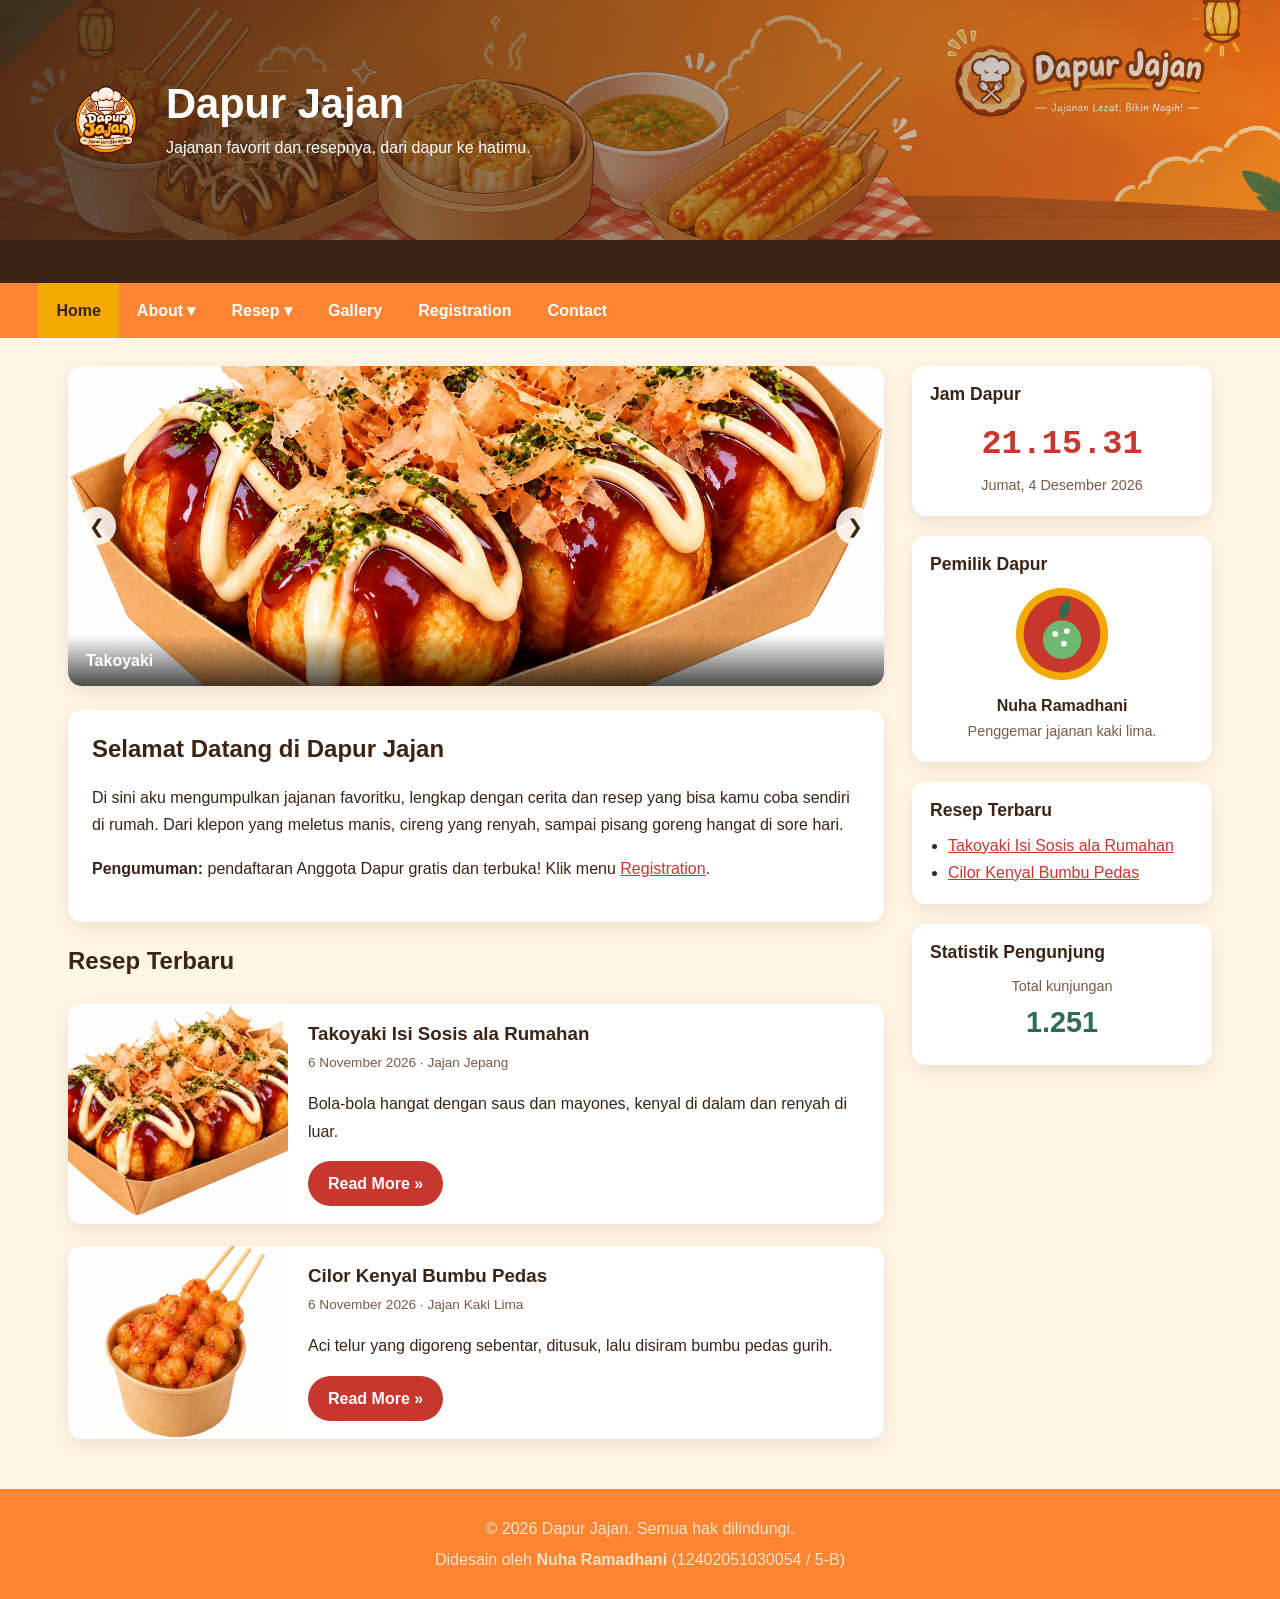
<file: index.html>
<!DOCTYPE html>
<html lang="id">
<head>
  <meta charset="UTF-8">
  <meta name="viewport" content="width=device-width, initial-scale=1.0">
  <meta name="description" content="Jajan Kesayangan: kumpulan jajanan favorit dan resepnya.">
  <title>Home | Jajan Kesayangan</title>
  <link rel="icon" type="image/svg+xml" href="img/favicon-dapur.svg">
  <link rel="stylesheet" href="css/style.css">
  <script src="js/script.js" defer></script>
</head>
<body>
  <a class="skip-link" href="#konten">Lewati ke konten</a>

  <!-- HEADER: gambar banner + logo + teks berjalan -->
  <header class="site-header">
    <img class="header-img" src="img/dapurjajan.png" alt="Ilustrasi klepon, cireng, dan pisang goreng" width="1400" height="240">
    <div class="header-content">
      <img src="img/logofix.png" alt="Logo Jajan Kesayangan" width="84" height="84">
      <div><h1>Dapur Jajan</h1><p>Jajanan favorit dan resepnya, dari dapur ke hatimu.</p></div>
    </div>
  </header>
  <div class="ticker" aria-hidden="true"><span>Selamat datang di Dapur Jajan! &nbsp;•&nbsp; Resep terbaru: Takoyaki Isi Sosis ala Rumahan dan Cilor Kenyal Bumbu Pedas &nbsp;•&nbsp; Daftar jadi Anggota Dapur dan bagikan resep jajan favoritmu &nbsp;•&nbsp; Jajan sehat, jajan hemat, jajan bahagia</span></div>

  <!-- NAVIGASI -->
  <nav class="navbar" aria-label="Menu utama">
      <button class="nav-toggle" aria-expanded="false">&#9776; Menu</button>
      <ul class="menu">
        <li><a href="index.html" class="active">Home</a></li>
        <li class="has-sub">
          <a href="about.html" aria-haspopup="true">About &#9662;</a>
          <ul class="submenu">
            <li><a href="about.html#profil">Profil</a></li>
            <li><a href="about.html#sejarah">Sejarah</a></li>
            <li><a href="about.html#visi-misi">Visi &amp; Misi</a></li>
            <li><a href="about.html#tujuan">Tujuan</a></li>
            <li><a href="about.html#struktur">Struktur Organisasi</a></li>
          </ul>
        </li>
        <li class="has-sub">
          <a href="resep.html" aria-haspopup="true">Resep &#9662;</a>
          <ul class="submenu">
            <li><a href="resep-takoyaki.html">Takoyaki</a></li>
            <li><a href="resep-cilor.html">Cilor</a></li>
            <li><a href="resep-dimsum-mentai.html">Dimsum Mentai</a></li>
            <li><a href="resep-sempol.html">Sempol</a></li>
            <li><a href="resep-cireng.html">Cireng Kuah</a></li>
          </ul>
        </li>          
            <li><a href="gallery.html">Gallery</a></li>
            <li><a href="registration.html">Registration</a></li>
            <li><a href="contact.html">Contact</a></li>
        </ul>
    </nav>

  <!-- MAIN BODY + SIDEBAR -->
  <div class="layout">
    <main id="konten">
        <div class="slideshow" aria-label="Foto berjalan">
        <figure class="slide"><img src="img/takoyakifiks.png" alt="Takoyaki" width="800" height="500"><figcaption>Takoyaki</figcaption></figure>
        <figure class="slide"><img src="img/cilorfiks.png" alt="Cilor" width="800" height="500"><figcaption>Cilor Pedas</figcaption></figure>
        <figure class="slide"><img src="img/dimsum.png" alt="Dimsum Mentai" width="800" height="500"><figcaption>Dimsum Mentai</figcaption></figure>
        <figure class="slide"><img src="img/sempol.png" alt="Sempol" width="800" height="500"><figcaption>Sempol Ayam</figcaption></figure>
        <figure class="slide"><img src="img/cirengkuah.png" alt="Cireng Kuah" width="800" height="500"><figcaption>Cireng Kuah</figcaption></figure>
        <button class="slide-btn prev" aria-label="Sebelumnya">&#10094;</button>
        <button class="slide-btn next" aria-label="Berikutnya">&#10095;</button>
      </div>
      <section class="panel">
        <h2>Selamat Datang di Dapur Jajan</h2>
        <p>Di sini aku mengumpulkan jajanan favoritku, lengkap dengan cerita dan resep yang bisa kamu coba sendiri di rumah.
        Dari klepon yang meletus manis, cireng yang renyah, sampai pisang goreng hangat di sore hari.</p>
        <p><strong>Pengumuman:</strong> pendaftaran Anggota Dapur gratis dan terbuka! Klik menu <a href="registration.html">Registration</a>.</p>
      </section>
      <h2 class="judul-halaman">Resep Terbaru</h2>
      <article class="artikel-card">
        <img src="img/takoyakifiks.png" alt="Takoyaki" width="800" height="500">
        <div class="isi">
            <h3><a href="resep-takoyaki.html">Takoyaki Isi Sosis ala Rumahan</a></h3>
            <p class="meta">6 November 2026 &middot; Jajan Jepang</p>
            <p>Bola-bola hangat dengan saus dan mayones, kenyal di dalam dan renyah di luar.</p>
            <a class="btn" href="resep-takoyaki.html">Read More &raquo;</a>
     </div>
    </article>

    <article class="artikel-card">
        <img src="img/cilorfiks.png" alt="Cilor" width="800" height="500">
        <div class="isi">
            <h3><a href="resep-cilor.html">Cilor Kenyal Bumbu Pedas</a></h3>
            <p class="meta">6 November 2026 &middot; Jajan Kaki Lima</p>
            <p>Aci telur yang digoreng sebentar, ditusuk, lalu disiram bumbu pedas gurih.</p>
            <a class="btn" href="resep-cilor.html">Read More &raquo;</a>
        </div>
    </article>
    </main>

<aside class="sidebar" aria-label="Sidebar">
  <div class="widget"><h3>Jam Dapur</h3>
    <div class="clock" id="jam">--:--:--</div>
    <p class="muted" id="tanggal"></p></div>
  <div class="widget profil"><h3>Pemilik Dapur</h3>
    <img src="img/logo.svg" alt="Foto profil pemilik" width="96" height="96">
    <p><strong>Nuha Ramadhani</strong></p>
    <p class="muted">Penggemar jajanan kaki lima.</p></div>
  <div class="widget">
    <h3>Resep Terbaru</h3>
    <ul>
      <li><a href="resep-takoyaki.html">Takoyaki Isi Sosis ala Rumahan</a></li>
      <li><a href="resep-cilor.html">Cilor Kenyal Bumbu Pedas</a></li>
    </ul>
  </div>
  <div class="widget"><h3>Statistik Pengunjung</h3>
    <p class="muted">Total kunjungan</p>
    <p class="angka-besar" id="pengunjung" style="text-align:center;margin:0">1.250</p></div>
</aside>
  </div>

  <!-- FOOTER -->
  <footer class="site-footer">
    <p>&copy; 2026 Dapur Jajan. Semua hak dilindungi.</p>
    <p>Didesain oleh <strong>Nuha Ramadhani</strong> (12402051030054 / 5-B)</p>
  </footer>
  <button id="ke-atas" aria-label="Kembali ke atas">&uarr;</button>
</body>
</html>
</file>
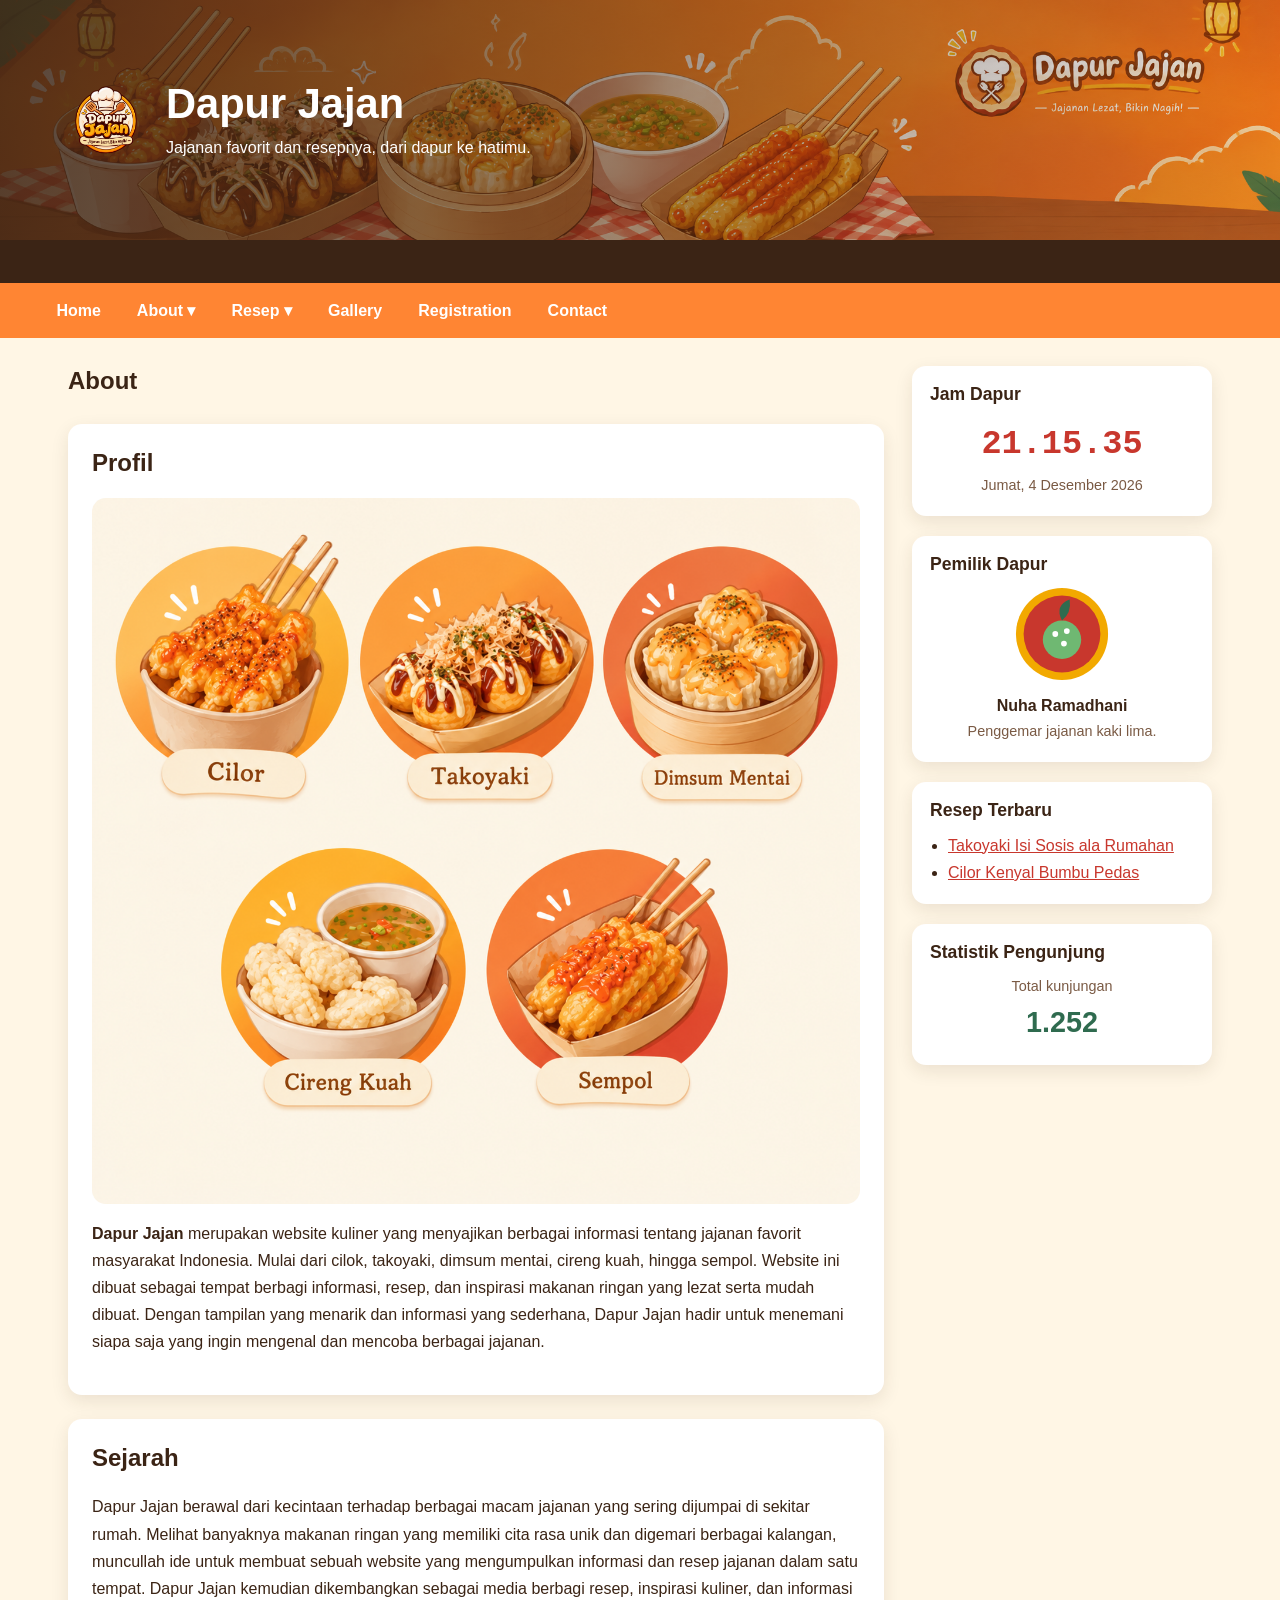
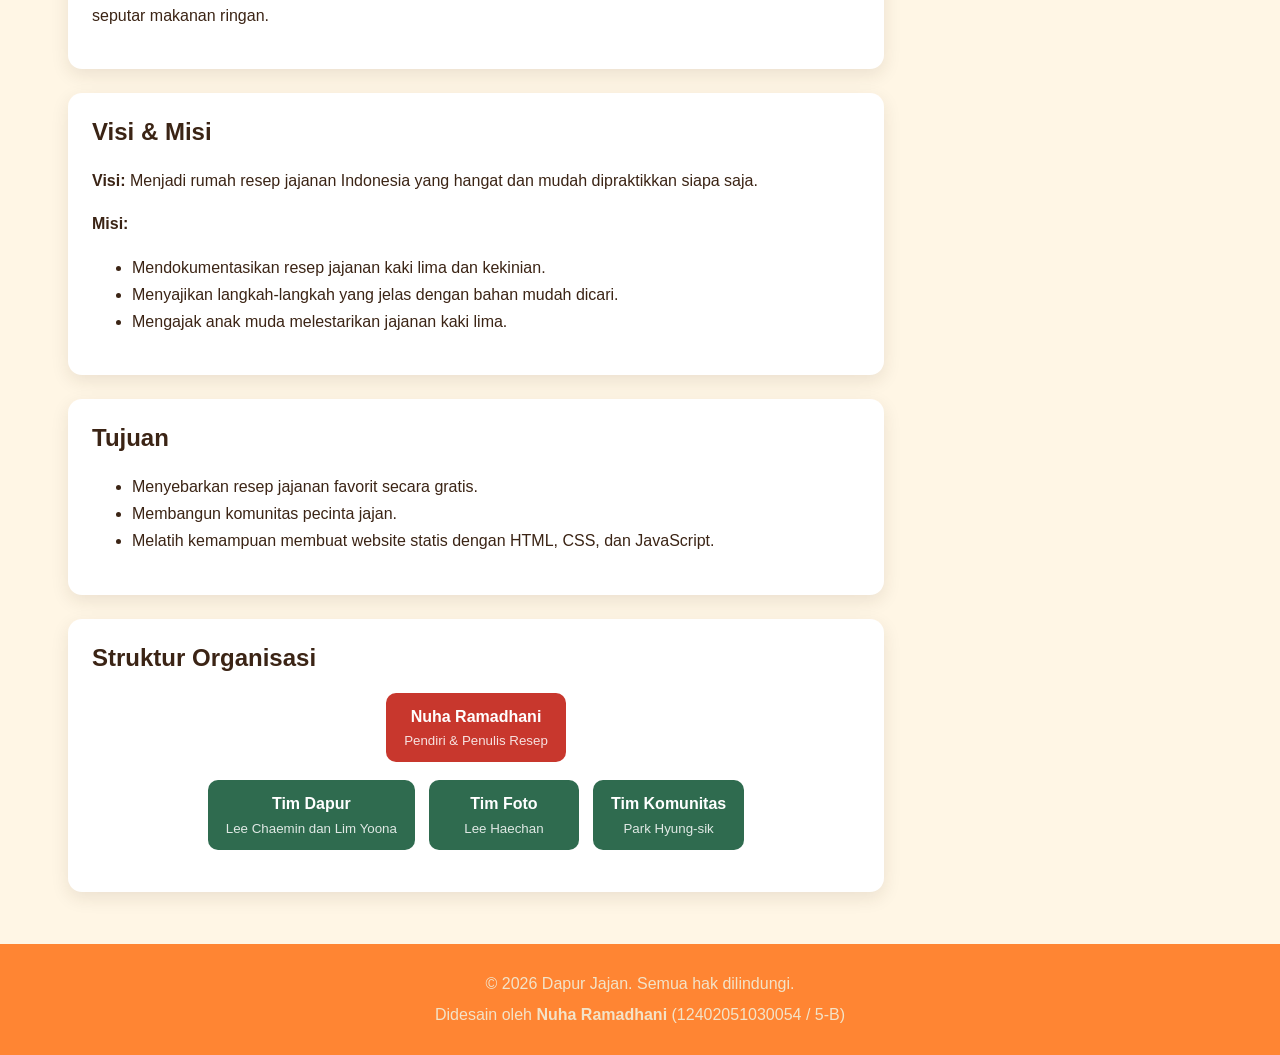
<file: about.html>
<!DOCTYPE html>
<html lang="id">
<head>
  <meta charset="UTF-8">
  <meta name="viewport" content="width=device-width, initial-scale=1.0">
  <meta name="description" content="Jajan Kesayangan: kumpulan jajanan favorit dan resepnya.">
  <title>About | Jajan Kesayangan</title>
  <link rel="icon" type="image/svg+xml" href="img/favicon-dapur.svg">
  <link rel="stylesheet" href="css/style.css">
  <script src="js/script.js" defer></script>
</head>
<body>
  <a class="skip-link" href="#konten">Lewati ke konten</a>

  <!-- HEADER -->
  <header class="site-header">
    <img class="header-img" src="img/dapurjajan.png" alt="Ilustrasi cilor, cireng, takoyaki" width="1400" height="240">
    <div class="header-content">
      <img src="img/logofix.png" alt="Logo Jajan Kesayangan" width="84" height="84">
      <div><h1>Dapur Jajan</h1><p>Jajanan favorit dan resepnya, dari dapur ke hatimu.</p></div>
    </div>
  </header>
  <div class="ticker" aria-hidden="true"><span>Selamat datang di Dapur Jajan! &nbsp;•&nbsp; Resep terbaru: Takoyaki Isi Sosis ala Rumahan dan Cilor Kenyal Bumbu Pedas &nbsp;•&nbsp; Daftar jadi Anggota Dapur dan bagikan resep jajan favoritmu &nbsp;•&nbsp; Jajan sehat, jajan hemat, jajan bahagia</span></div>

  <!-- NAVIGASI -->
  <nav class="navbar" aria-label="Menu utama">
    <button class="nav-toggle" aria-expanded="false">&#9776; Menu</button>
    <ul class="menu">
    <li><a href="index.html">Home</a></li>

    <li class="has-sub">
      <a href="about.html" aria-haspopup="true">About &#9662;</a>
        <ul class="submenu">
          <li><a href="about.html#profil">Profil</a></li>
          <li><a href="about.html#sejarah">Sejarah</a></li>
          <li><a href="about.html#visi-misi">Visi &amp; Misi</a></li>
          <li><a href="about.html#tujuan">Tujuan</a></li>
          <li><a href="about.html#struktur">Struktur Organisasi</a></li>
        </ul>
    </li>
    <li class="has-sub">
        <a href="resep.html" aria-haspopup="true">Resep &#9662;</a>
          <ul class="submenu">
      <li><a href="resep-takoyaki.html">Takoyaki</a></li>
      <li><a href="resep-cilor.html">Cilor</a></li>
      <li><a href="resep-dimsum-mentai.html">Dimsum Mentai</a></li>
      <li><a href="resep-sempol.html">Sempol</a></li>
      <li><a href="resep-cireng.html">Cireng Kuah</a></li>
    </ul>
  </li>           
    <li><a href="gallery.html">Gallery</a></li>
    <li><a href="registration.html">Registration</a></li>
    <li><a href="contact.html">Contact</a></li>
    </ul>
  </nav>

  <!-- MAIN BODY + SIDEBAR -->
  <div class="layout">
    <main id="konten">
      <h2 class="judul-halaman">About</h2>
      <section class="panel" id="profil"><h2>Profil</h2>
        <img src="img/profil.png" alt="Dapur Jajan Kesayangan" width="800" height="500" loading="lazy" style="border-radius:14px;margin-bottom:12px">
        <p><strong>Dapur Jajan</strong> merupakan website kuliner yang menyajikan berbagai informasi tentang jajanan favorit masyarakat Indonesia. Mulai dari cilok, takoyaki, dimsum mentai, cireng kuah, hingga sempol. Website ini dibuat sebagai tempat berbagi informasi, resep, dan inspirasi makanan ringan yang lezat serta mudah dibuat. Dengan tampilan yang menarik dan informasi yang sederhana, Dapur Jajan hadir untuk menemani siapa saja yang ingin mengenal dan mencoba berbagai jajanan.</p>
      </section>

      <section class="panel" id="sejarah"><h2>Sejarah</h2>
        <p>Dapur Jajan berawal dari kecintaan terhadap berbagai macam jajanan yang sering dijumpai di sekitar rumah. Melihat banyaknya makanan ringan yang memiliki cita rasa unik dan digemari berbagai kalangan, muncullah ide untuk membuat sebuah website yang mengumpulkan informasi dan resep jajanan dalam satu tempat. Dapur Jajan kemudian dikembangkan sebagai media berbagi resep, inspirasi kuliner, dan informasi seputar makanan ringan.</p>
      </section>

      <section class="panel" id="visi-misi"><h2>Visi &amp; Misi</h2>
        <p><strong>Visi:</strong> Menjadi rumah resep jajanan Indonesia yang hangat dan mudah dipraktikkan siapa saja.</p>
        <p><strong>Misi:</strong></p>
        <ul><li>Mendokumentasikan resep jajanan kaki lima dan kekinian.</li>
        <li>Menyajikan langkah-langkah yang jelas dengan bahan mudah dicari.</li>
        <li>Mengajak anak muda melestarikan jajanan kaki lima.</li></ul>
      </section>

      <section class="panel" id="tujuan"><h2>Tujuan</h2>
        <ul><li>Menyebarkan resep jajanan favorit secara gratis.</li>
        <li>Membangun komunitas pecinta jajan.</li>
        <li>Melatih kemampuan membuat website statis dengan HTML, CSS, dan JavaScript.</li></ul>
      </section>

      <section class="panel" id="struktur"><h2>Struktur Organisasi</h2>
        <div class="org">
          <div class="org-level"><div class="org-box top"><strong>Nuha Ramadhani</strong><small>Pendiri &amp; Penulis Resep</small></div></div>
          <div class="org-level">
            <div class="org-box">
              <strong>Tim Dapur</strong>
              <small>Lee Chaemin dan Lim Yoona</small>
            </div>
            <div class="org-box">
              <strong>Tim Foto</strong>
              <small>Lee Haechan</small>
            </div>
            <div class="org-box">
              <strong>Tim Komunitas</strong>
              <small>Park Hyung-sik</small>
            </div>
          </div>
        </div>
      </section>
    </main>

<aside class="sidebar" aria-label="Sidebar">
  <div class="widget"><h3>Jam Dapur</h3>
    <div class="clock" id="jam">--:--:--</div>
    <p class="muted" id="tanggal"></p></div>
  <div class="widget profil"><h3>Pemilik Dapur</h3>
    <img src="img/logo.svg" alt="Foto profil pemilik" width="96" height="96">
    <p><strong>Nuha Ramadhani</strong></p>
    <p class="muted">Penggemar jajanan kaki lima.</p></div>
  <div class="widget">
    <h3>Resep Terbaru</h3>
    <ul>
      <li><a href="resep-takoyaki.html">Takoyaki Isi Sosis ala Rumahan</a></li>
      <li><a href="resep-cilor.html">Cilor Kenyal Bumbu Pedas</a></li>
    </ul>
  </div>
  <div class="widget"><h3>Statistik Pengunjung</h3>
    <p class="muted">Total kunjungan</p>
    <p class="angka-besar" id="pengunjung" style="text-align:center;margin:0">1.250</p></div>
</aside>
  </div>

  <!-- FOOTER -->
  <footer class="site-footer">
    <p>&copy; 2026 Dapur Jajan. Semua hak dilindungi.</p>
    <p>Didesain oleh <strong>Nuha Ramadhani</strong> (12402051030054 / 5-B)</p>
  </footer>
  <button id="ke-atas" aria-label="Kembali ke atas">&uarr;</button>
</body>
</html>
</file>
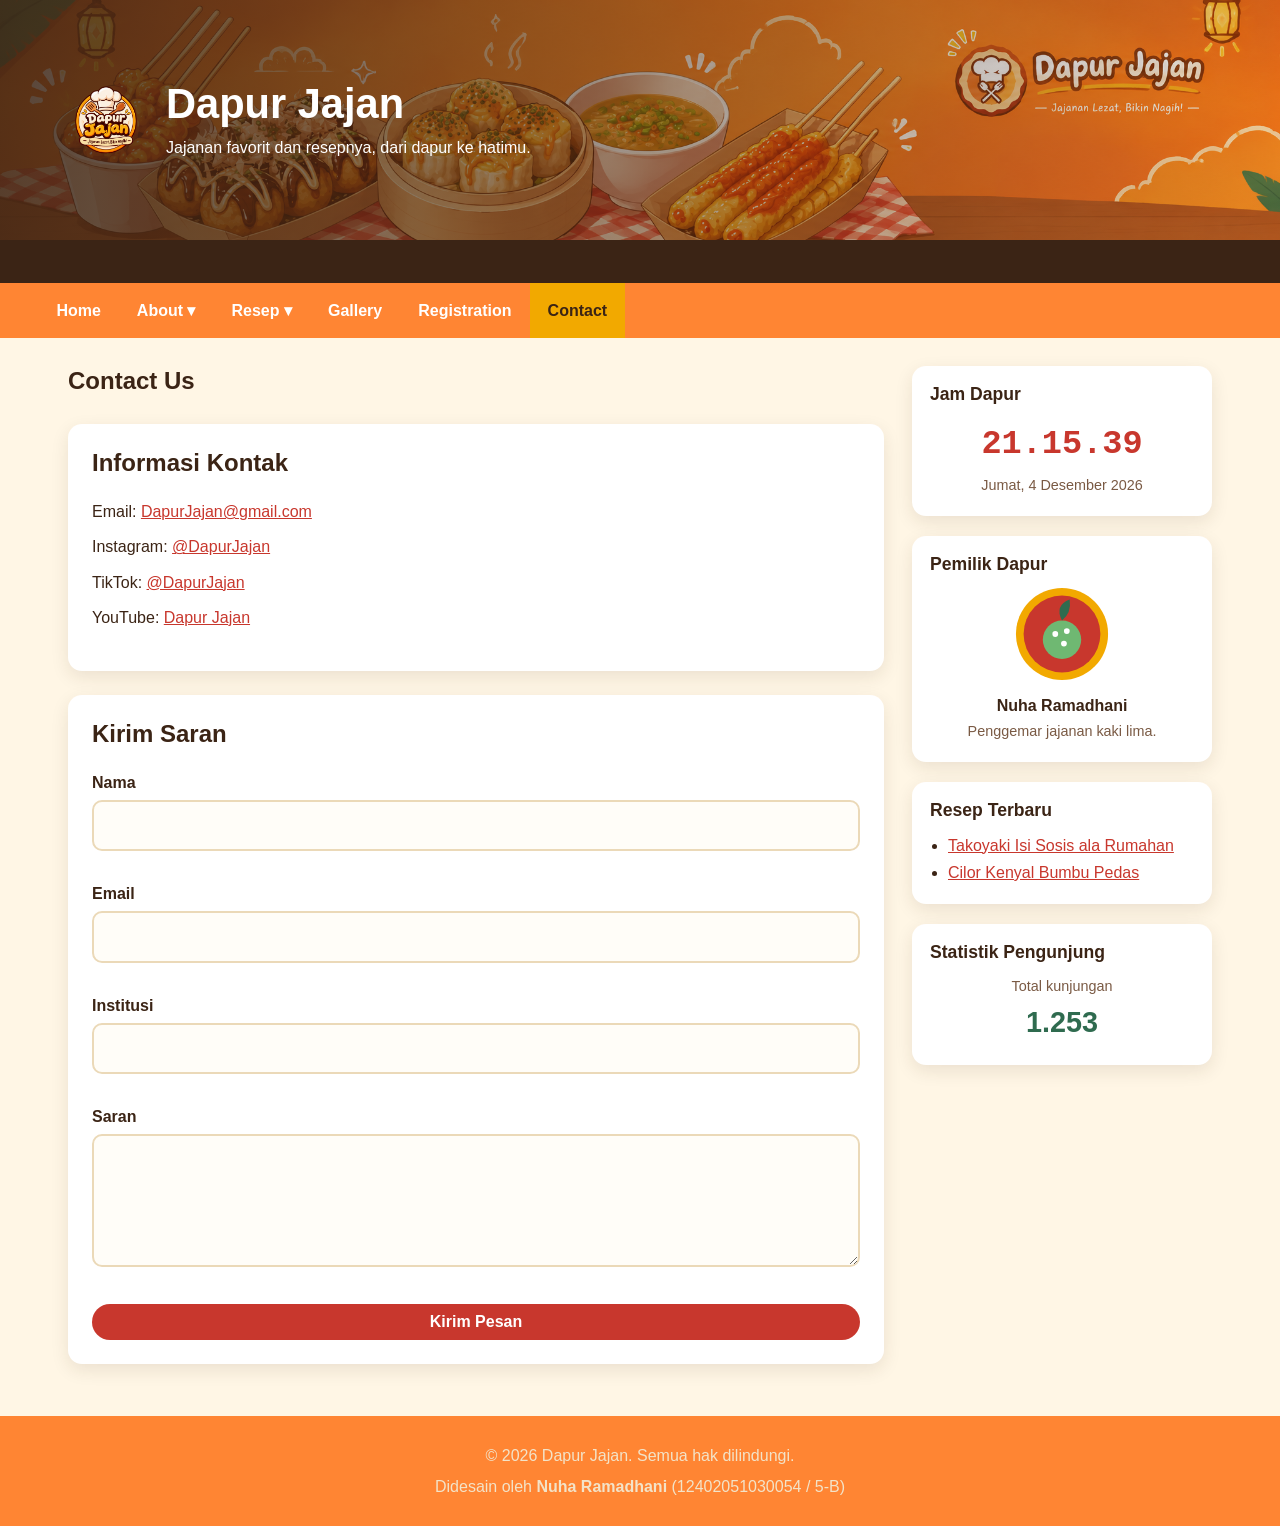
<file: contact.html>
<!DOCTYPE html>
<html lang="id">
<head>
  <meta charset="UTF-8">
  <meta name="viewport" content="width=device-width, initial-scale=1.0">
  <meta name="description" content="Jajan Kesayangan: kumpulan jajanan favorit dan resepnya.">
  <title>Contact | Jajan Kesayangan</title>
  <link rel="icon" type="image/svg+xml" href="img/favicon-dapur.svg">
  <link rel="stylesheet" href="css/style.css">
  <script src="js/script.js" defer></script>
</head>
<body>
  <a class="skip-link" href="#konten">Lewati ke konten</a>

  <!-- HEADER: gambar banner + logo + teks berjalan -->
  <header class="site-header">
    <img class="header-img" src="img/dapurjajan.png" alt="Ilustrasi klepon, cireng, dan pisang goreng" width="1400" height="240">
    <div class="header-content">
      <img src="img/logofix.png" alt="Logo Jajan Kesayangan" width="84" height="84">
      <div><h1>Dapur Jajan</h1><p>Jajanan favorit dan resepnya, dari dapur ke hatimu.</p></div>
    </div>
  </header>
  <div class="ticker" aria-hidden="true"><span>Selamat datang di Dapur Jajan! &nbsp;•&nbsp; Resep terbaru: Takoyaki Isi Sosis ala Rumahan dan Cilor Kenyal Bumbu Pedas &nbsp;•&nbsp; Daftar jadi Anggota Dapur dan bagikan resep jajan favoritmu &nbsp;•&nbsp; Jajan sehat, jajan hemat, jajan bahagia</span></div>

  <!-- NAVIGASI -->
  <nav class="navbar" aria-label="Menu utama">
    <button class="nav-toggle" aria-expanded="false">&#9776; Menu</button>
    <ul class="menu">
<li><a href="index.html">Home</a></li>
<li class="has-sub">
  <a href="about.html" aria-haspopup="true">About &#9662;</a>
  <ul class="submenu"><li>
    <a href="about.html#profil">Profil</a></li>
    <li><a href="about.html#sejarah">Sejarah</a></li>
    <li><a href="about.html#visi-misi">Visi &amp; Misi</a></li>
    <li><a href="about.html#tujuan">Tujuan</a></li>
    <li><a href="about.html#struktur">Struktur Organisasi</a></li>
  </ul>
</li>
<li class="has-sub">
  <a href="resep.html" aria-haspopup="true">Resep &#9662;</a>
  <ul class="submenu">
      <li><a href="resep-takoyaki.html">Takoyaki</a></li>
      <li><a href="resep-cilor.html">Cilor</a></li>
      <li><a href="resep-dimsum-mentai.html">Dimsum Mentai</a></li>
      <li><a href="resep-sempol.html">Sempol</a></li>
      <li><a href="resep-cireng.html">Cireng Kuah</a></li>
    </ul>
  </li>  
<li><a href="gallery.html">Gallery</a></li>
<li><a href="registration.html">Registration</a></li>
<li><a href="contact.html" class="active">Contact</a></li>
    </ul>
  </nav>

  <!-- MAIN BODY + SIDEBAR -->
  <div class="layout">
    <main id="konten">
      <h2 class="judul-halaman">Contact Us</h2>
      <section class="panel">
        <h2>Informasi Kontak</h2>
        <ul class="kontak-info">
          <li>Email: <a href="mailto:DapurJajan@gmail.com">DapurJajan@gmail.com</a></li>
          <li>Instagram: <a href="https://instagram.com/" target="_blank" rel="noopener">@DapurJajan</a></li>
          <li>TikTok: <a href="https://tiktok.com/" target="_blank" rel="noopener">@DapurJajan</a></li>
          <li>YouTube: <a href="https://youtube.com/" target="_blank" rel="noopener">Dapur Jajan</a></li>
        </ul>
      </section>
      <section class="panel">
        <h2>Kirim Saran</h2>
        <form class="form-grid" data-validasi novalidate>
          <div>
            <label for="c-nama">Nama</label>
            <input type="text" id="c-nama" name="nama" required><span class="error"></span>
          </div>
          <div>
            <label for="c-email">Email</label>
            <input type="email" id="c-email" name="email" required><span class="error"></span>
          </div>
          <div>
            <label for="c-inst">Institusi</label>
            <input type="text" id="c-inst" name="institusi" required><span class="error"></span>
          </div>
          <div>
            <label for="c-pesan">Saran</label>
            <textarea id="c-pesan" name="pesan" rows="4" required></textarea><span class="error"></span>
          </div>
          <button class="btn" type="submit">Kirim Pesan</button>
          <div class="hasil-form" role="status"></div>
        </form>
      </section>
    </main>

<aside class="sidebar" aria-label="Sidebar">
  <div class="widget"><h3>Jam Dapur</h3>
    <div class="clock" id="jam">--:--:--</div>
    <p class="muted" id="tanggal"></p></div>
  <div class="widget profil"><h3>Pemilik Dapur</h3>
    <img src="img/logo.svg" alt="Foto profil pemilik" width="96" height="96">
    <p><strong>Nuha Ramadhani</strong></p>
    <p class="muted">Penggemar jajanan kaki lima.</p></div>
  <div class="widget"><h3>Resep Terbaru</h3>
    <ul>
      <li><a href="resep-takoyaki.html">Takoyaki Isi Sosis ala Rumahan</a></li>
      <li><a href="resep-cilor.html">Cilor Kenyal Bumbu Pedas</a></li>
    </ul>
  </div>
  <div class="widget"><h3>Statistik Pengunjung</h3>
    <p class="muted">Total kunjungan</p>
    <p class="angka-besar" id="pengunjung" style="text-align:center;margin:0">1.250</p></div>
</aside>
  </div>

  <!-- FOOTER -->
  <footer class="site-footer">
    <p>&copy; 2026 Dapur Jajan. Semua hak dilindungi.</p>
    <p>Didesain oleh <strong>Nuha Ramadhani</strong> (12402051030054 / 5-B)</p>
  </footer>
  <button id="ke-atas" aria-label="Kembali ke atas">&uarr;</button>
</body>
</html>
</file>
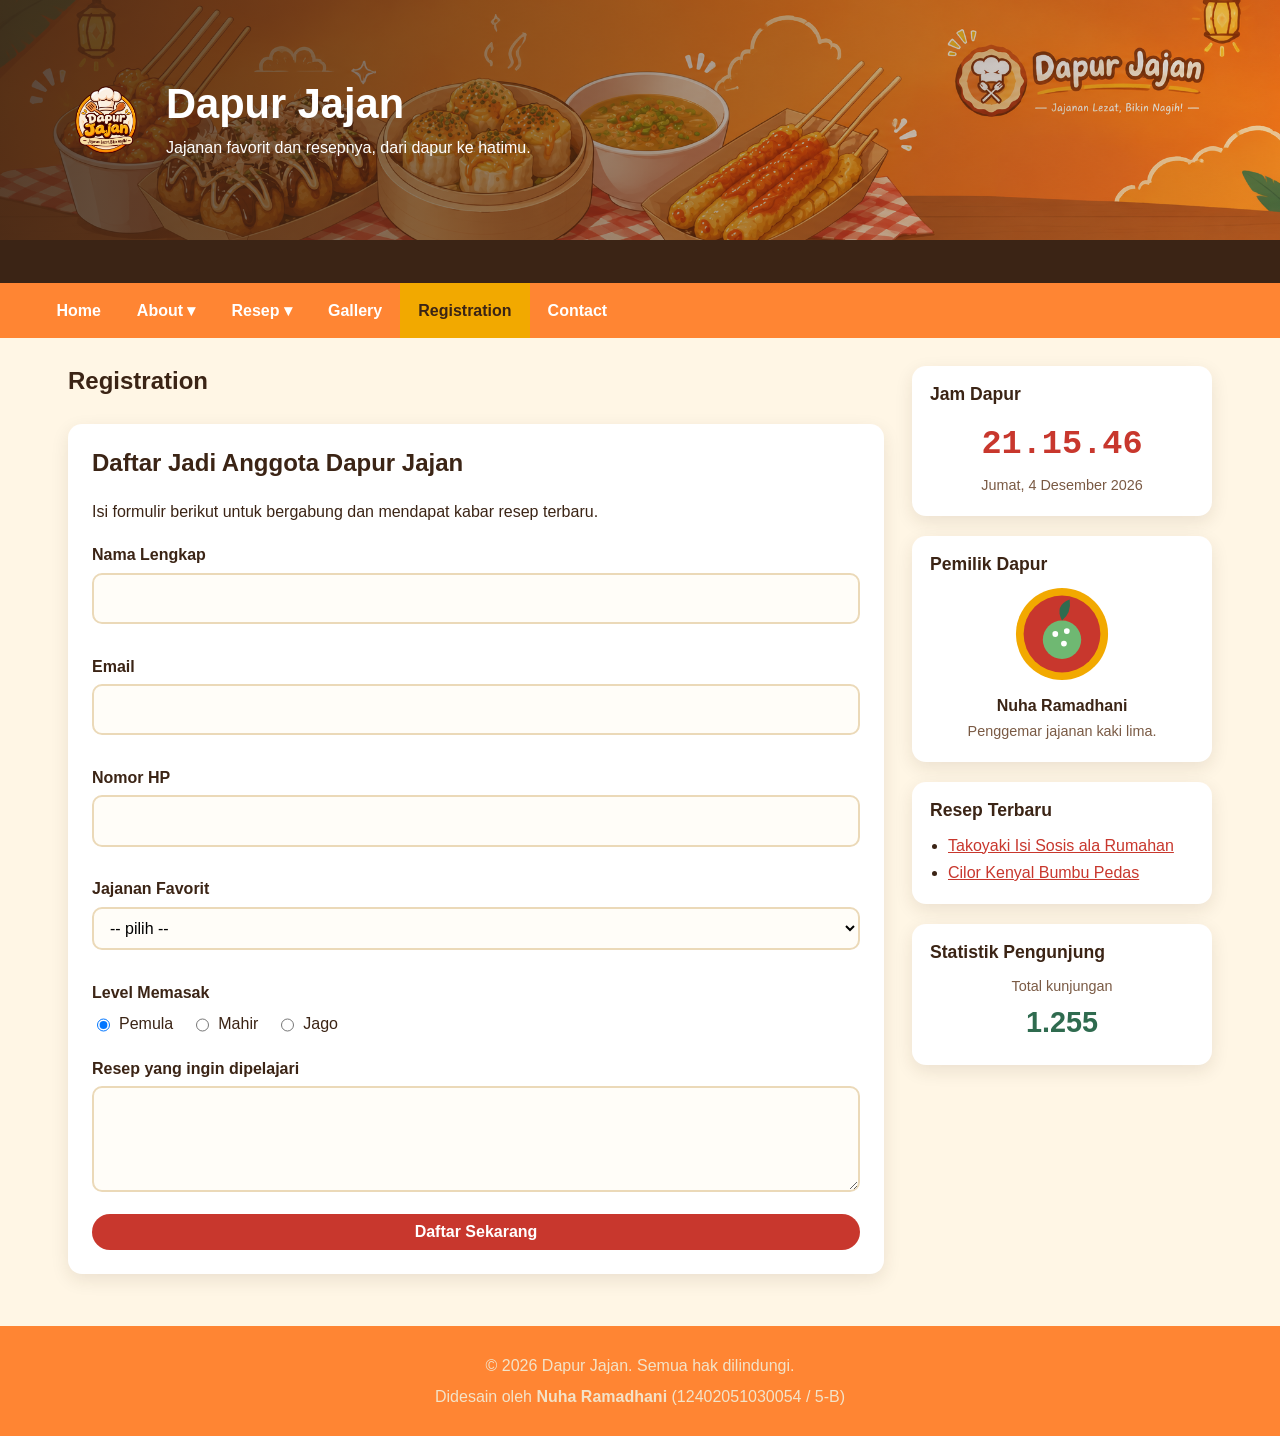
<file: registration.html>
<!DOCTYPE html>
<html lang="id">
<head>
  <meta charset="UTF-8">
  <meta name="viewport" content="width=device-width, initial-scale=1.0">
  <meta name="description" content="Jajan Kesayangan: kumpulan jajanan favorit dan resepnya.">
  <title>Registration | Dapur Jajan</title>
  <link rel="icon" type="image/svg+xml" href="img/favicon-dapur.svg">
  <link rel="stylesheet" href="css/style.css">
  <script src="js/script.js" defer></script>
</head>
<body>
  <a class="skip-link" href="#konten">Lewati ke konten</a>

  <!-- HEADER: gambar banner + logo + teks berjalan -->
  <header class="site-header">
    <img class="header-img" src="img/dapurjajan.png" alt="Cireng, Takoyaki, Sempol, Dimsum Mentai, Sempol" width="1400" height="240">
    <div class="header-content">
      <img src="img/logofix.png" alt="Logo Jajan Kesayangan" width="84" height="84">
      <div><h1>Dapur Jajan</h1><p>Jajanan favorit dan resepnya, dari dapur ke hatimu.</p></div>
    </div>
  </header>
  <div class="ticker" aria-hidden="true"><span>Selamat datang di Dapur Jajan! &nbsp;•&nbsp; Resep terbaru: Takoyaki Isi Sosis ala Rumahan dan Cilor Kenyal Bumbu Pedas &nbsp;•&nbsp; Daftar jadi Anggota Dapur dan bagikan resep jajan favoritmu &nbsp;•&nbsp; Jajan sehat, jajan hemat, jajan bahagia</span></div>

  <!-- NAVIGASI -->
  <nav class="navbar" aria-label="Menu utama">
    <button class="nav-toggle" aria-expanded="false">&#9776; Menu</button>
    <ul class="menu">
<li><a href="index.html">Home</a></li>
<li class="has-sub">
  <a href="about.html" aria-haspopup="true">About &#9662;</a>
  <ul class="submenu"><li>
    <a href="about.html#profil">Profil</a></li>
    <li><a href="about.html#sejarah">Sejarah</a></li>
    <li><a href="about.html#visi-misi">Visi &amp; Misi</a></li>
    <li><a href="about.html#tujuan">Tujuan</a></li>
    <li><a href="about.html#struktur">Struktur Organisasi</a></li>
  </ul>
</li>
<li class="has-sub">
  <a href="resep.html" aria-haspopup="true">Resep &#9662;</a>
  <ul class="submenu">
      <li><a href="resep-takoyaki.html">Takoyaki</a></li>
      <li><a href="resep-cilor.html">Cilor</a></li>
      <li><a href="resep-dimsum-mentai.html">Dimsum Mentai</a></li>
      <li><a href="resep-sempol.html">Sempol</a></li>
      <li><a href="resep-cireng.html">Cireng Kuah</a></li>
    </ul>
  </li>  
  <li><a href="gallery.html">Gallery</a></li>
<li><a href="registration.html" class="active">Registration</a></li>
<li><a href="contact.html">Contact</a></li>
    </ul>
  </nav>

  <!-- MAIN BODY + SIDEBAR -->
  <div class="layout">
    <main id="konten">
      <h2 class="judul-halaman">Registration</h2>
      <section class="panel">
        <h2>Daftar Jadi Anggota Dapur Jajan</h2>
        <p>Isi formulir berikut untuk bergabung dan mendapat kabar resep terbaru.</p>
        <form class="form-grid" data-validasi novalidate>
          <div>
            <label for="nama">Nama Lengkap</label>
            <input type="text" id="nama" name="nama" required><span class="error"></span>
          </div>
          <div>
            <label for="email">Email</label>
            <input type="email" id="email" name="email" required><span class="error"></span>
          </div>
          <div>
            <label for="hp">Nomor HP</label>
            <input type="tel" id="hp" name="hp" required><span class="error"></span>
          </div>
          <div>
            <label for="jajan">Jajanan Favorit</label>
            <select id="jajan" name="jajan" required>
              <option value="">-- pilih --</option>
              <option>Takoyaki</option>
              <option>Cireng Kuah</option>
              <option>Dimsum Mentai</option>
              <option>Sempol</option>
              <option>Cilor</option>

            </select><span class="error"></span>
          </div>
          <div>
            <label>Level Memasak</label>
            <div class="radio-group">
              <label><input type="radio" name="level" value="pemula" checked> Pemula</label>
              <label><input type="radio" name="level" value="mahir"> Mahir</label>
              <label><input type="radio" name="level" value="jago"> Jago</label></div></div>
          <div>
            <label for="alasan">Resep yang ingin dipelajari</label>
            <textarea id="alasan" name="alasan" rows="3"></textarea>
          </div>
          <button class="btn" type="submit">Daftar Sekarang</button>
          <div class="hasil-form" role="status"></div>
        </form>
      </section>
    </main>

<aside class="sidebar" aria-label="Sidebar">
  <div class="widget"><h3>Jam Dapur</h3>
    <div class="clock" id="jam">--:--:--</div>
    <p class="muted" id="tanggal"></p></div>
  <div class="widget profil"><h3>Pemilik Dapur</h3>
    <img src="img/logo.svg" alt="Foto profil pemilik" width="96" height="96">
    <p><strong>Nuha Ramadhani</strong></p>
    <p class="muted">Penggemar jajanan kaki lima.</p></div>
  <div class="widget"><h3>Resep Terbaru</h3>
    <ul>
      <li><a href="resep-takoyaki.html">Takoyaki Isi Sosis ala Rumahan</a></li>
      <li><a href="resep-cilor.html">Cilor Kenyal Bumbu Pedas</a></li>
    </ul>
  </div>
  <div class="widget"><h3>Statistik Pengunjung</h3>
    <p class="muted">Total kunjungan</p>
    <p class="angka-besar" id="pengunjung" style="text-align:center;margin:0">1.250</p></div>
</aside>
  </div>

  <!-- FOOTER -->
  <footer class="site-footer">
    <p>&copy; 2026 Dapur Jajan. Semua hak dilindungi.</p>
    <p>Didesain oleh <strong>Nuha Ramadhani</strong> (12402051030054 / 5-B)</p>
  </footer>
  <button id="ke-atas" aria-label="Kembali ke atas">&uarr;</button>
</body>
</html>
</file>
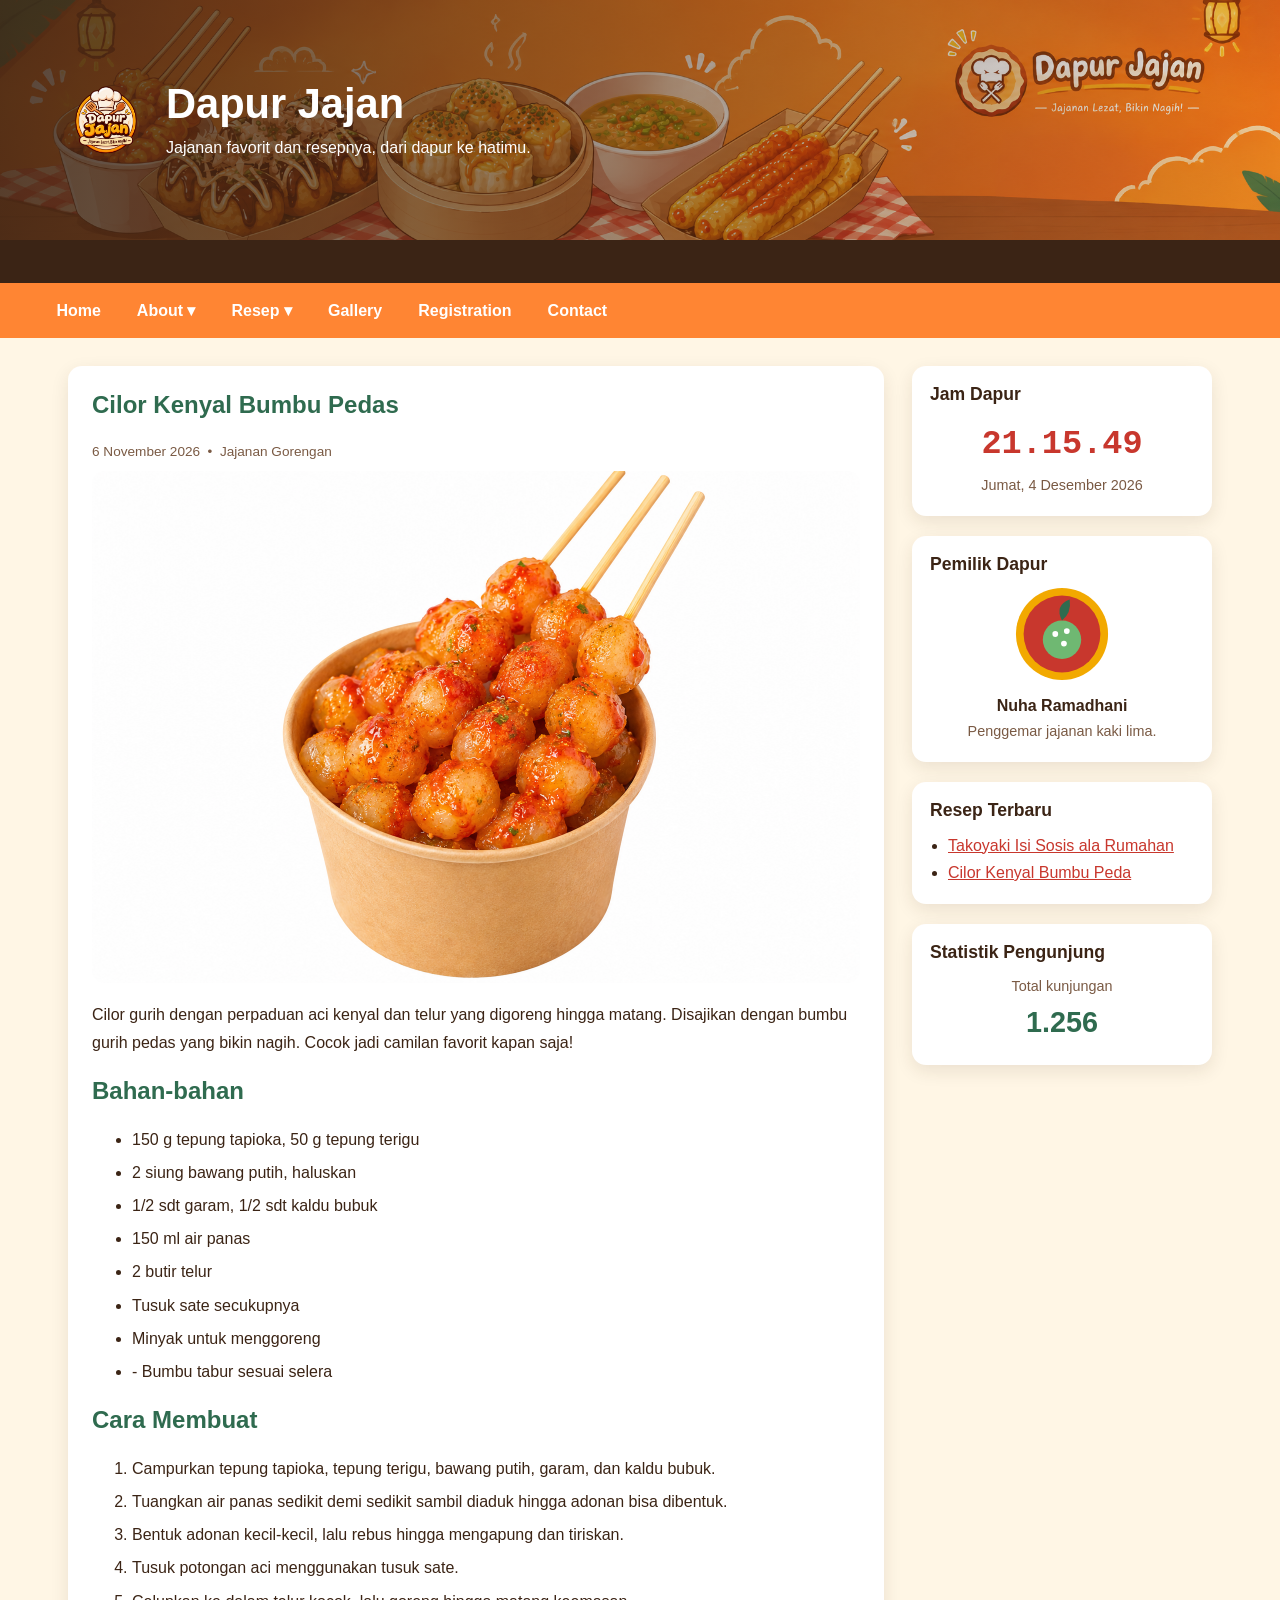
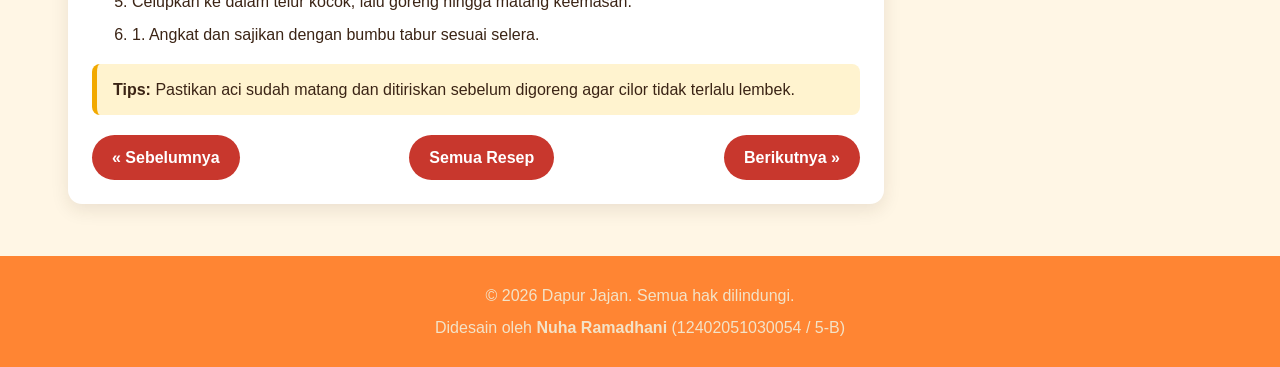
<file: resep-cilor.html>
<!DOCTYPE html>
<html lang="id">
<head>
  <meta charset="UTF-8">
  <meta name="viewport" content="width=device-width, initial-scale=1.0">
  <meta name="description" content="Tepung krispi tahan lama, pisang manis dan lembut. Cocok untuk teman teh di sore hari.">
  <title>Cilor | Dapur Jajan</title>
  <link rel="icon" type="image/svg+xml" href="img/favicon-dapur.svg">
  <link rel="stylesheet" href="css/style.css">
  <script src="js/script.js" defer></script>
</head>
<body>
  <a class="skip-link" href="#konten">Lewati ke konten</a>

  <!-- HEADER: gambar banner + logo + teks berjalan -->
  <header class="site-header">
    <img class="header-img" src="img/dapurjajan.png" alt="Ilustrasi klepon, cireng, dan pisang goreng" width="1400" height="240">
    <div class="header-content">
      <img src="img/logofix.png" alt="Logo Dapur Jajan " width="84" height="84">
      <div><h1>Dapur Jajan</h1><p>Jajanan favorit dan resepnya, dari dapur ke hatimu.</p></div>
    </div>
  </header>
  <div class="ticker" aria-hidden="true"><span>Selamat datang di Dapur Jajan! &nbsp;•&nbsp; Resep terbaru: Takoyaki Isi Sosis ala Rumahan dan Cilor Kenyal Bumbu Pedas &nbsp;•&nbsp; Daftar jadi Anggota Dapur dan bagikan resep jajan favoritmu &nbsp;•&nbsp; Jajan sehat, jajan hemat, jajan bahagia</span></div>

  <!-- NAVIGASI -->
  <nav class="navbar" aria-label="Menu utama">
    <button class="nav-toggle" aria-expanded="false">&#9776; Menu</button>
    <ul class="menu">
<li><a href="index.html">Home</a></li>
<li class="has-sub">
  <a href="about.html" aria-haspopup="true">About &#9662;</a>
  <ul class="submenu">
    <li><a href="about.html#profil">Profil</a></li>
    <li><a href="about.html#sejarah">Sejarah</a></li>
    <li><a href="about.html#visi-misi">Visi &amp; Misi</a></li>
    <li><a href="about.html#tujuan">Tujuan</a></li>
    <li><a href="about.html#struktur">Struktur Organisasi</a></li>
  </ul>
</li>
<li class="has-sub">
  <a href="resep.html" aria-haspopup="true">Resep &#9662;</a>
 <ul class="submenu">
      <li><a href="resep-takoyaki.html">Takoyaki</a></li>
      <li><a href="resep-cilor.html">Cilor</a></li>
      <li><a href="resep-dimsum-mentai.html">Dimsum Mentai</a></li>
      <li><a href="resep-sempol.html">Sempol</a></li>
      <li><a href="resep-cireng.html">Cireng Kuah</a></li>
    </ul>
  </li>  
<li><a href="gallery.html">Gallery</a></li>
<li><a href="registration.html">Registration</a></li>
<li><a href="contact.html">Contact</a></li>
    </ul>
  </nav>

  <!-- MAIN BODY + SIDEBAR -->
  <div class="layout">
    <main id="konten">
      <article class="panel artikel-lengkap">
        <h2 style="margin-top:0">Cilor Kenyal Bumbu Pedas</h2>
        <p class="meta">6 November 2026 &nbsp;•&nbsp; Jajanan Gorengan</p>
        <img class="hero" src="img/cilorfiks.png" alt="Cilor Kenyal Bumbu Pedas" width="800" height="500">
        <p>Cilor gurih dengan perpaduan aci kenyal dan telur yang digoreng hingga matang. Disajikan dengan bumbu gurih pedas yang bikin nagih. Cocok jadi camilan favorit kapan saja!</p>
        <h2>Bahan-bahan</h2>
        <ul class="bahan">
          <li>150 g tepung tapioka, 50 g tepung terigu</li>
          <li>2 siung bawang putih, haluskan</li>
          <li>1/2 sdt garam, 1/2 sdt kaldu bubuk</li>
          <li>150 ml air panas</li>
          <li>2 butir telur</li>
          <li>Tusuk sate secukupnya</li>
          <li>Minyak untuk menggoreng</li>
          <li>- Bumbu tabur sesuai selera</li>
        </ul>
        <h2>Cara Membuat</h2>
        <ol class="langkah">
          <li>Campurkan tepung tapioka, tepung terigu, bawang putih, garam, dan kaldu bubuk.</li>
          <li>Tuangkan air panas sedikit demi sedikit sambil diaduk hingga adonan bisa dibentuk.</li>
          <li>Bentuk adonan kecil-kecil, lalu rebus hingga mengapung dan tiriskan.</li>
          <li>Tusuk potongan aci menggunakan tusuk sate.</li>
          <li>Celupkan ke dalam telur kocok, lalu goreng hingga matang keemasan.</li>
          <li>1. Angkat dan sajikan dengan bumbu tabur sesuai selera.</li>

        </ol>
        <p class="tips"><strong>Tips:</strong> Pastikan aci sudah matang dan ditiriskan sebelum digoreng agar cilor tidak terlalu lembek.</p>
        <div class="nav-artikel">
          <a class="btn" href="resep-takoyaki.html">&laquo; Sebelumnya</a>
          <a class="btn" href="resep.html">Semua Resep</a>
          <a class="btn" href="resep-dimsum-mentai.html">Berikutnya &raquo;</a>
        </div>
      </article>
    </main>

<aside class="sidebar" aria-label="Sidebar">
  <div class="widget"><h3>Jam Dapur</h3>
    <div class="clock" id="jam">--:--:--</div>
    <p class="muted" id="tanggal"></p></div>
  <div class="widget profil"><h3>Pemilik Dapur</h3>
    <img src="img/logo.svg" alt="Foto profil pemilik" width="96" height="96">
    <p><strong>Nuha Ramadhani</strong></p>
    <p class="muted">Penggemar jajanan kaki lima.</p></div>
  <div class="widget"><h3>Resep Terbaru</h3>
    <ul>
      <li><a href="resep-takoyaki.html">Takoyaki Isi Sosis ala Rumahan</a></li>
      <li><a href="resep-cilor.html">Cilor Kenyal Bumbu Peda</a></li>
    </ul>
  </div>
  <div class="widget"><h3>Statistik Pengunjung</h3>
    <p class="muted">Total kunjungan</p>
    <p class="angka-besar" id="pengunjung" style="text-align:center;margin:0">1.250</p></div>
</aside>
  </div>

  <!-- FOOTER -->
  <footer class="site-footer">
    <p>&copy; 2026 Dapur Jajan. Semua hak dilindungi.</p>
    <p>Didesain oleh <strong>Nuha Ramadhani</strong> (12402051030054 / 5-B)</p>
  </footer>
  <button id="ke-atas" aria-label="Kembali ke atas">&uarr;</button>
</body>
</html>
</file>
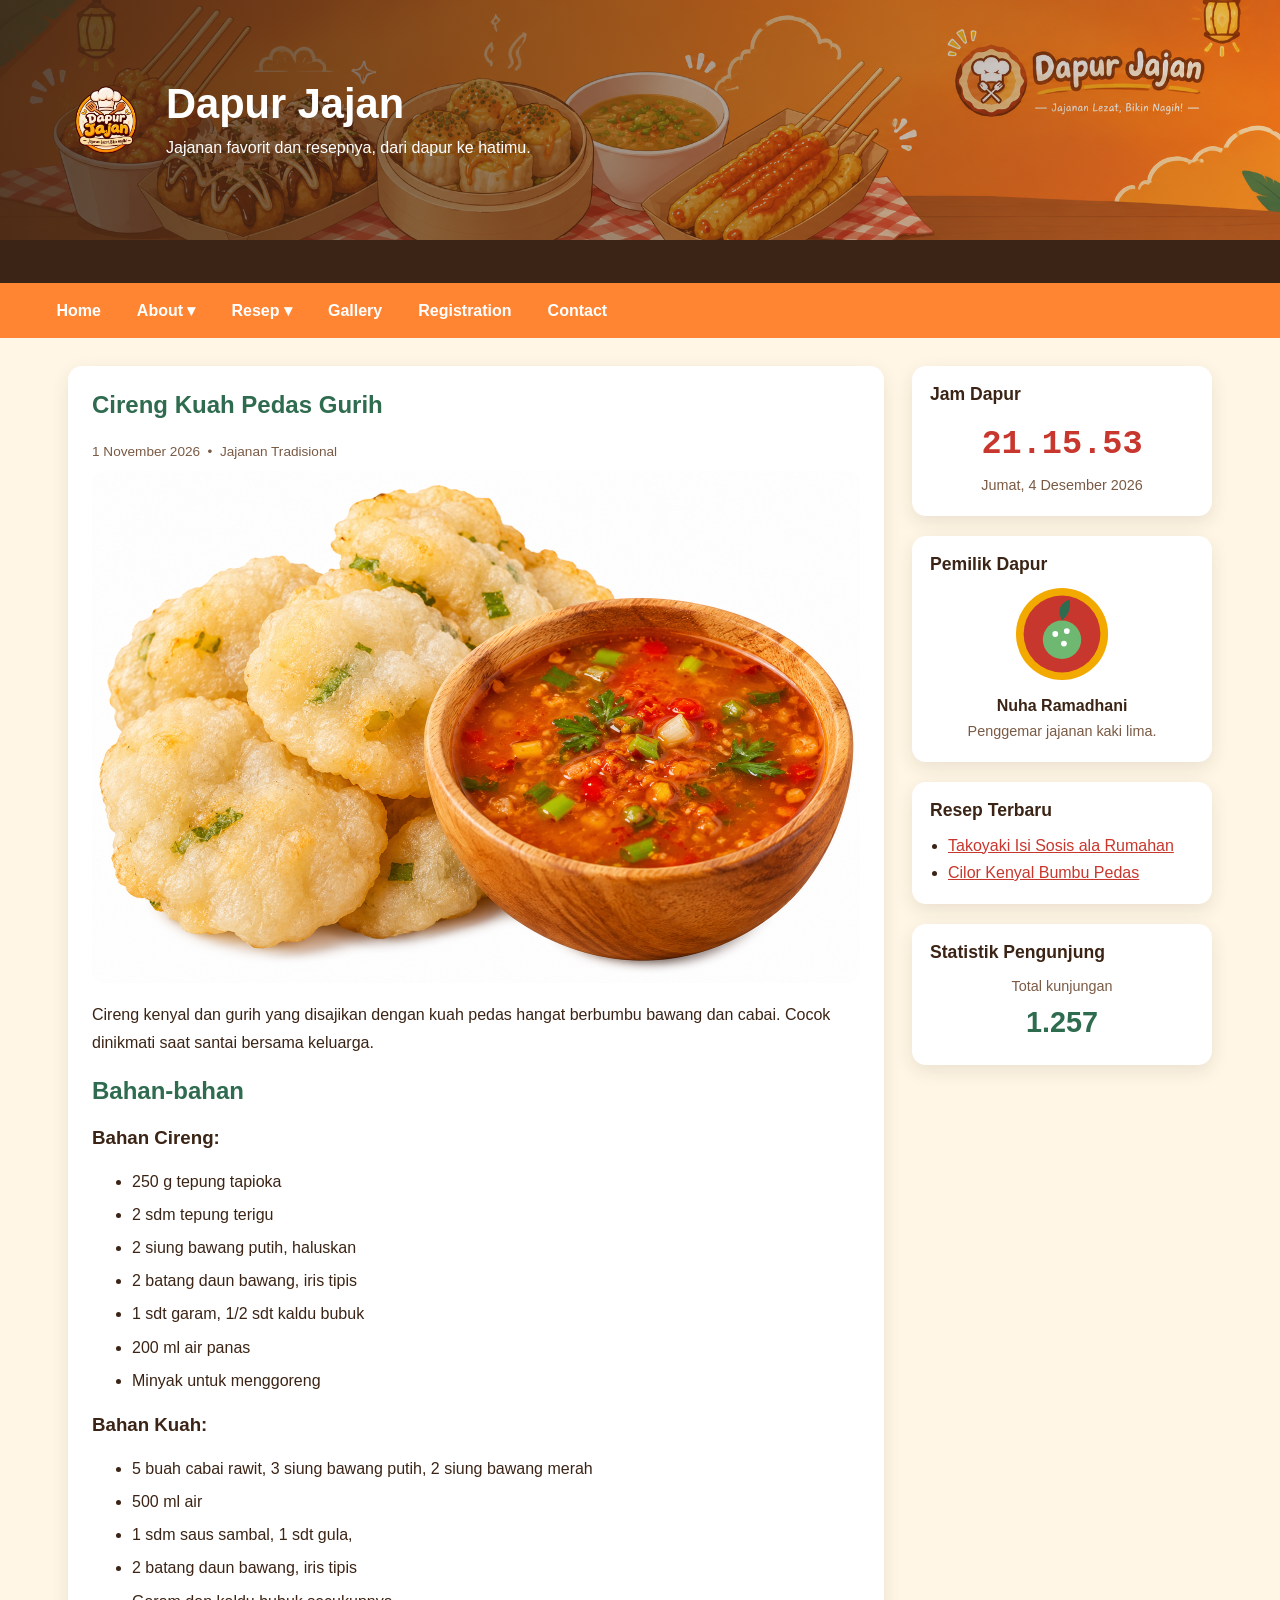
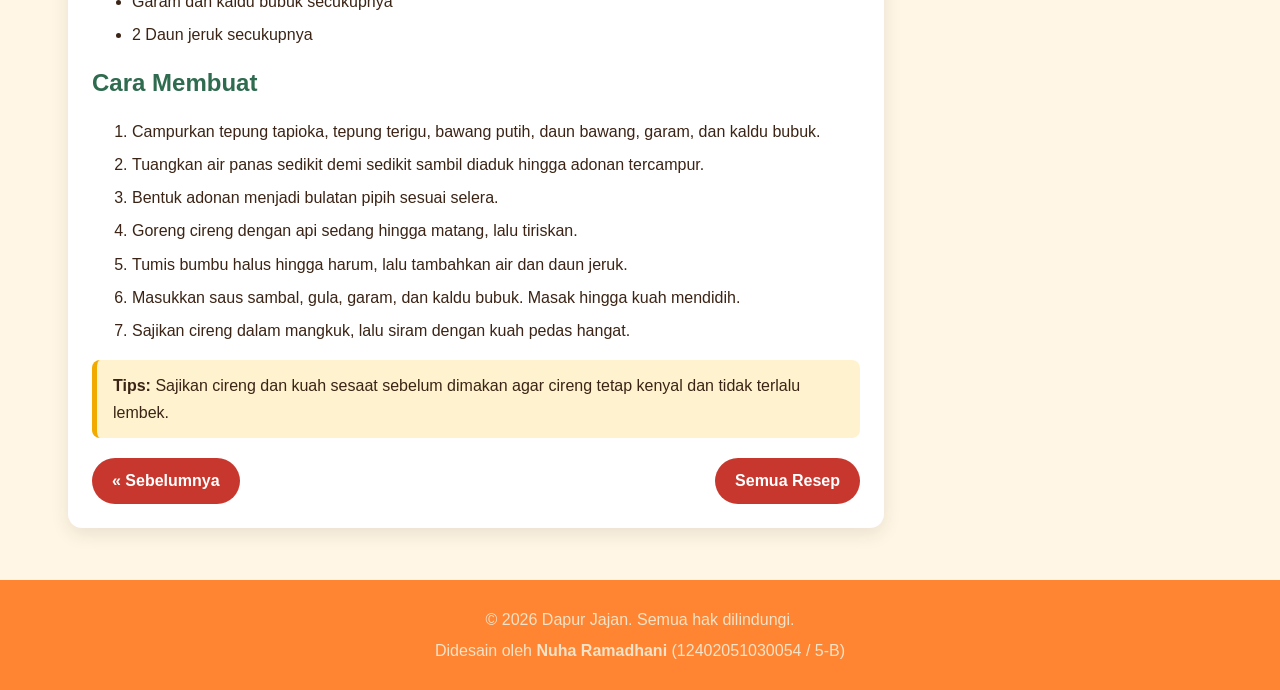
<file: resep-cireng.html>
<!DOCTYPE html>
<html lang="id">
<head>
  <meta charset="UTF-8">
  <meta name="viewport" content="width=device-width, initial-scale=1.0">
  <meta name="description" content="Cireng renyah di luar, kenyal di dalam, disantap dengan bumbu rujak pedas manis yang bikin nagih.">
  <title>Cireng Kuah | Dapur Jajan</title>
  <link rel="icon" type="image/svg+xml" href="img/favicon-dapur.svg">
  <link rel="stylesheet" href="css/style.css">
  <script src="js/script.js" defer></script>
</head>
<body>
  <a class="skip-link" href="#konten">Lewati ke konten</a>

  <!-- HEADER: gambar banner + logo + teks berjalan -->
  <header class="site-header">
    <img class="header-img" src="img/dapurjajan.png" alt="Ilustrasi klepon, cireng, dan pisang goreng" width="1400" height="240">
    <div class="header-content">
      <img src="img/logofix.png" alt="Logo Jajan Kesayangan" width="84" height="84">
      <div><h1>Dapur Jajan</h1><p>Jajanan favorit dan resepnya, dari dapur ke hatimu.</p></div>
    </div>
  </header>
  <div class="ticker" aria-hidden="true"><span>Selamat datang di Dapur Jajan! &nbsp;•&nbsp; Resep terbaru: Takoyaki Isi Sosis ala Rumahan dan Cilor Kenyal Bumbu Pedas &nbsp;•&nbsp; Daftar jadi Anggota Dapur dan bagikan resep jajan favoritmu &nbsp;•&nbsp; Jajan sehat, jajan hemat, jajan bahagia</span></div>

  <!-- NAVIGASI -->
  <nav class="navbar" aria-label="Menu utama">
    <button class="nav-toggle" aria-expanded="false">&#9776; Menu</button>
    <ul class="menu">
<li><a href="index.html">Home</a></li>
<li class="has-sub">
  <a href="about.html" aria-haspopup="true">About &#9662;</a>
  <ul class="submenu">
    <li><a href="about.html#profil">Profil</a></li>
    <li><a href="about.html#sejarah">Sejarah</a></li>
    <li><a href="about.html#visi-misi">Visi &amp; Misi</a></li>
    <li><a href="about.html#tujuan">Tujuan</a></li>
    <li><a href="about.html#struktur">Struktur Organisasi</a></li>
  </ul>
</li>
<li class="has-sub">
  <a href="resep.html" aria-haspopup="true">Resep &#9662;</a>
  <ul class="submenu">
      <li><a href="resep-takoyaki.html">Takoyaki</a></li>
      <li><a href="resep-cilor.html">Cilor</a></li>
      <li><a href="resep-dimsum-mentai.html">Dimsum Mentai</a></li>
      <li><a href="resep-sempol.html">Sempol</a></li>
      <li><a href="resep-cireng.html">Cireng Kuah</a></li>
    </ul>
  </li>  
<li><a href="gallery.html">Gallery</a></li>
<li><a href="registration.html">Registration</a></li>
<li><a href="contact.html">Contact</a></li>
    </ul>
  </nav>

  <!-- MAIN BODY + SIDEBAR -->
  <div class="layout">
    <main id="konten">
      <article class="panel artikel-lengkap">
        <h2 style="margin-top:0">Cireng Kuah Pedas Gurih</h2>
        <p class="meta">1 November 2026 &nbsp;•&nbsp; Jajanan Tradisional</p>
        <img class="hero" src="img/cirengkuah.png" alt="Cireng Kuah Pedas Gurih" width="800" height="500">
        <p>Cireng kenyal dan gurih yang disajikan dengan kuah pedas hangat berbumbu bawang dan cabai. Cocok dinikmati saat santai bersama keluarga.</p>
        <h2>Bahan-bahan</h2>
        <h3>Bahan Cireng:</h3>
        <ul class="bahan">
          <li>250 g tepung tapioka</li>
          <li>2 sdm tepung terigu</li>
          <li>2 siung bawang putih, haluskan</li>
          <li>2 batang daun bawang, iris tipis</li>
          <li>1 sdt garam, 1/2 sdt kaldu bubuk</li>
          <li>200 ml air panas</li>
          <li>Minyak untuk menggoreng</li>
        </ul>
        <h3>Bahan Kuah:</h3>
        <ul class="bahan">
          <li>5 buah cabai rawit, 3 siung bawang putih, 2 siung bawang merah</li>
          <li>500 ml air</li>
          <li>1 sdm saus sambal, 1 sdt gula, </li>
          <li>2 batang daun bawang, iris tipis</li>
          <li>Garam dan kaldu bubuk secukupnya</li>
          <li>2 Daun jeruk secukupnya</li>
        </ul>

        <h2>Cara Membuat</h2><ol class="langkah">
          <li>Campurkan tepung tapioka, tepung terigu, bawang putih, daun bawang, garam, dan kaldu bubuk.</li>
          <li>Tuangkan air panas sedikit demi sedikit sambil diaduk hingga adonan tercampur.</li>
          <li>Bentuk adonan menjadi bulatan pipih sesuai selera.</li>
          <li>Goreng cireng dengan api sedang hingga matang, lalu tiriskan.</li>
          <li>Tumis bumbu halus hingga harum, lalu tambahkan air dan daun jeruk.</li>
          <li>Masukkan saus sambal, gula, garam, dan kaldu bubuk. Masak hingga kuah mendidih.</li>
          <li>Sajikan cireng dalam mangkuk, lalu siram dengan kuah pedas hangat.</li>

        </ol>
        <p class="tips"><strong>Tips:</strong> Sajikan cireng dan kuah sesaat sebelum dimakan agar cireng tetap kenyal dan tidak terlalu lembek.</p>
        <div class="nav-artikel">
          <a class="btn" href="resep-sempol.html">&laquo; Sebelumnya</a>
          <a class="btn" href="resep.html">Semua Resep</a>
        </div>
      </article>
    </main>

<aside class="sidebar" aria-label="Sidebar">
  <div class="widget"><h3>Jam Dapur</h3>
    <div class="clock" id="jam">--:--:--</div>
    <p class="muted" id="tanggal"></p></div>
  <div class="widget profil"><h3>Pemilik Dapur</h3>
    <img src="img/logo.svg" alt="Foto profil pemilik" width="96" height="96">
    <p><strong>Nuha Ramadhani</strong></p>
    <p class="muted">Penggemar jajanan kaki lima.</p></div>
  <div class="widget"><h3>Resep Terbaru</h3>
    <ul>
      <li><a href="resep-takoyaki.html">Takoyaki Isi Sosis ala Rumahan</a></li>
      <li><a href="resep-cilor.html">Cilor Kenyal Bumbu Pedas</a></li>
    </ul>
  </div>
  <div class="widget"><h3>Statistik Pengunjung</h3>
    <p class="muted">Total kunjungan</p>
    <p class="angka-besar" id="pengunjung" style="text-align:center;margin:0">1.250</p></div>
</aside>
  </div>

  <!-- FOOTER -->
  <footer class="site-footer">
    <p>&copy; 2026 Dapur Jajan. Semua hak dilindungi.</p>
    <p>Didesain oleh <strong>Nuha Ramadhani</strong> (12402051030054 / 5-B)</p>
  </footer>
  <button id="ke-atas" aria-label="Kembali ke atas">&uarr;</button>
</body>
</html>
</file>
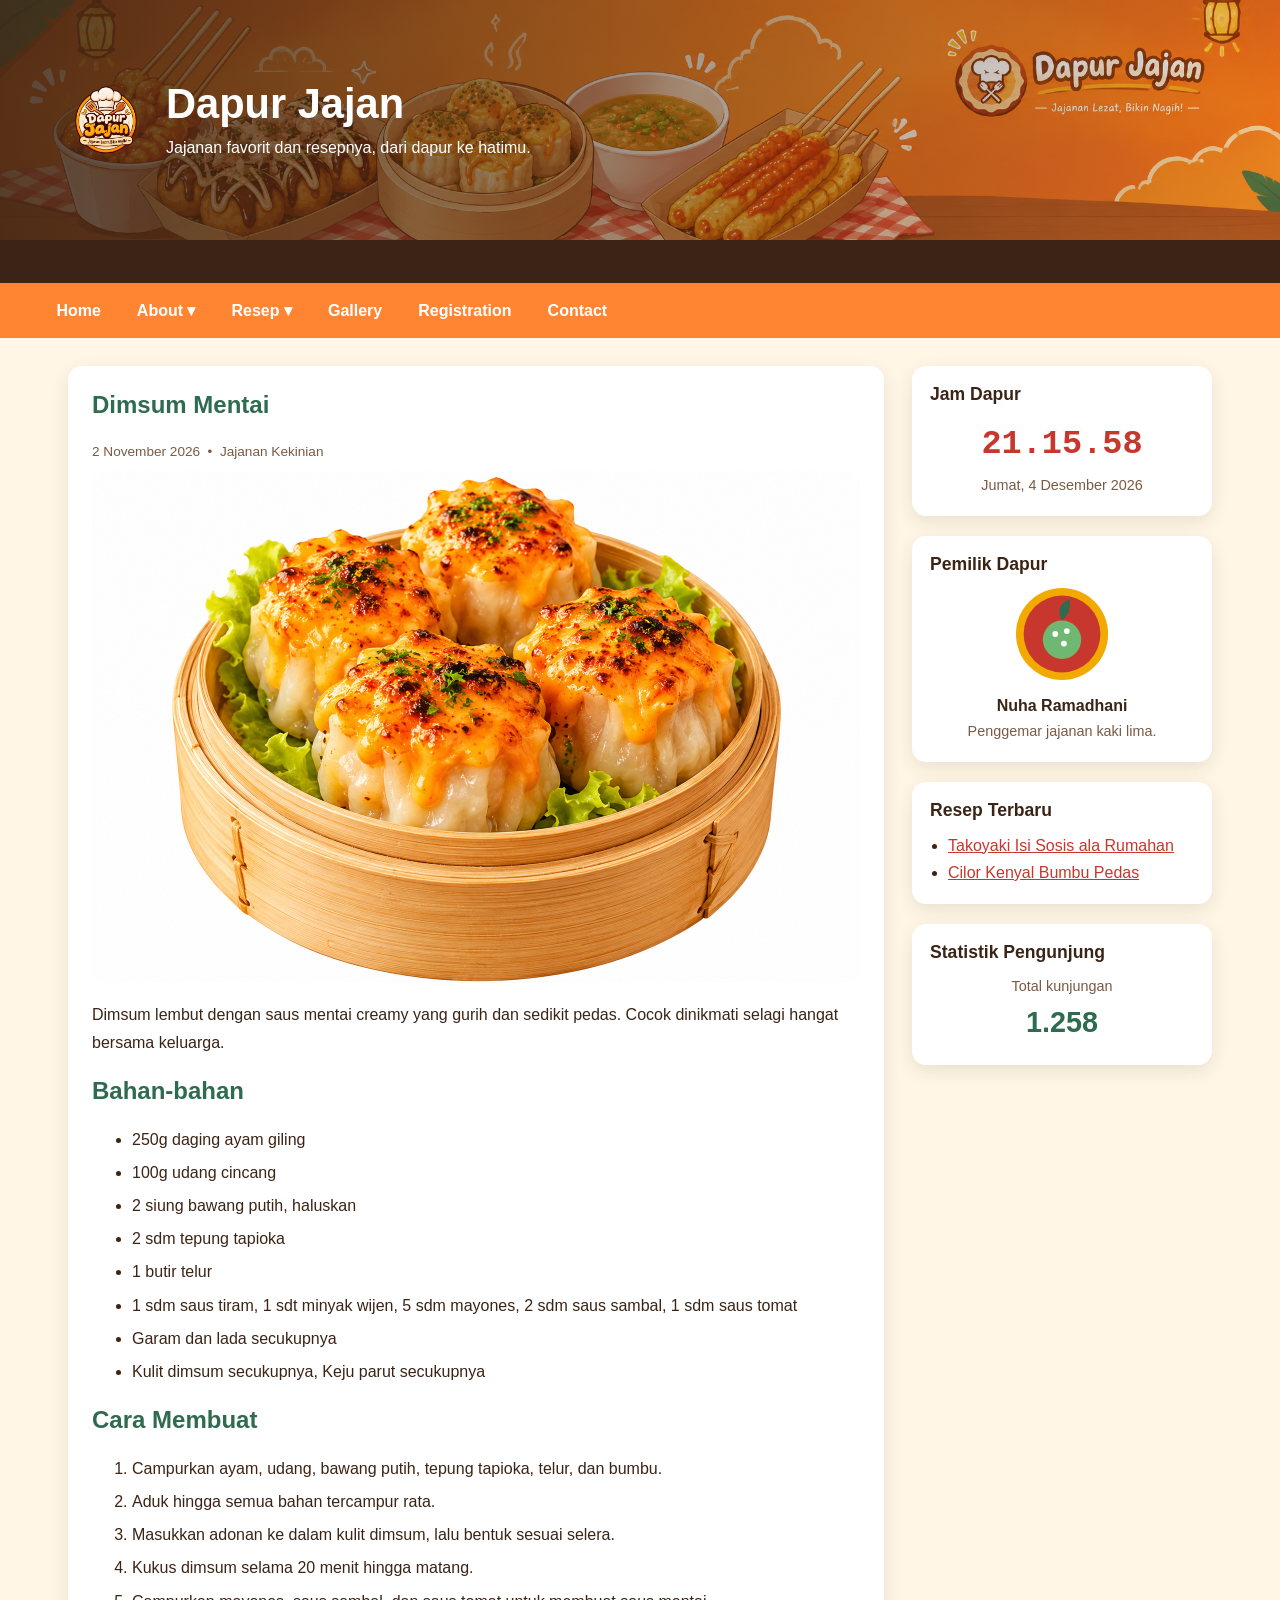
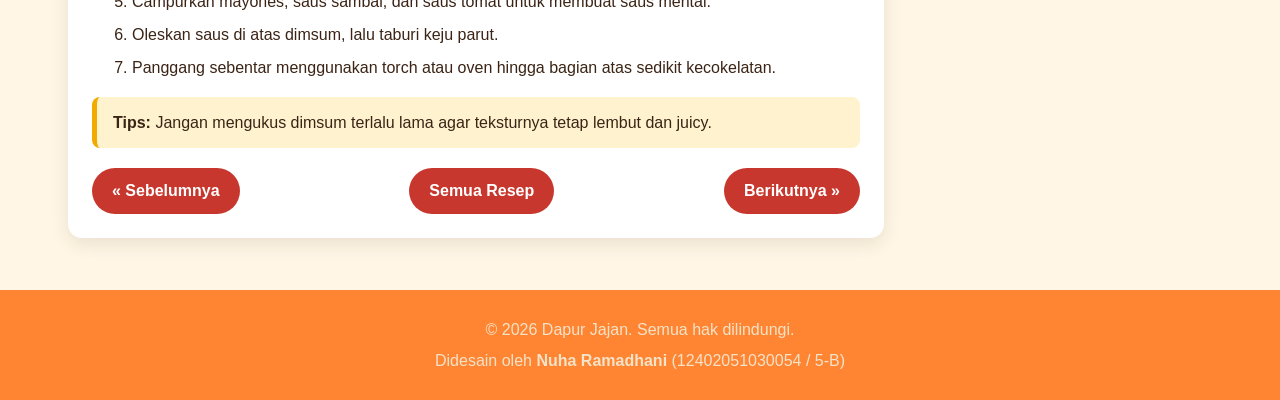
<file: resep-dimsum-mentai.html>
<!DOCTYPE html>
<html lang="id">
<head>
  <meta charset="UTF-8">
  <meta name="viewport" content="width=device-width, initial-scale=1.0">
  <meta name="description" content="Cireng renyah di luar, kenyal di dalam, disantap dengan bumbu rujak pedas manis yang bikin nagih.">
  <title>Dimsum Mentai | Dapur Jajan</title>
  <link rel="icon" type="image/svg+xml" href="img/favicon-dapur.svg">
  <link rel="stylesheet" href="css/style.css">
  <script src="js/script.js" defer></script>
</head>
<body>
  <a class="skip-link" href="#konten">Lewati ke konten</a>

  <!-- HEADER: gambar banner + logo + teks berjalan -->
  <header class="site-header">
    <img class="header-img" src="img/dapurjajan.png" alt="Ilustrasi klepon, cireng, dan pisang goreng" width="1400" height="240">
    <div class="header-content">
      <img src="img/logofix.png" alt="Logo Jajan Kesayangan" width="84" height="84">
      <div><h1>Dapur Jajan</h1><p>Jajanan favorit dan resepnya, dari dapur ke hatimu.</p></div>
    </div>
  </header>
  <div class="ticker" aria-hidden="true"><span>Selamat datang di Dapur Jajan! &nbsp;•&nbsp; Resep terbaru: Takoyaki Isi Sosis ala Rumahan dan Cilor Kenyal Bumbu Pedas &nbsp;•&nbsp; Daftar jadi Anggota Dapur dan bagikan resep jajan favoritmu &nbsp;•&nbsp; Jajan sehat, jajan hemat, jajan bahagia</span></div>

  <!-- NAVIGASI -->
  <nav class="navbar" aria-label="Menu utama">
    <button class="nav-toggle" aria-expanded="false">&#9776; Menu</button>
    <ul class="menu">
<li><a href="index.html">Home</a></li>
<li class="has-sub">
  <a href="resep.html" aria-haspopup="true">About &#9662;</a>
  <ul class="submenu">
      <li><a href="about.html#profil">Profil</a></li>
      <li><a href="about.html#sejarah">Sejarah</a></li>
      <li><a href="about.html#visi-misi">Visi &amp; Misi</a></li>
      <li><a href="about.html#tujuan">Tujuan</a></li>
      <li><a href="about.html#struktur">Struktur Organisasi</a></li>
    </ul>
</li>
  <li class="has-sub">
    <a href="resep.html" aria-haspopup="true">Resep &#9662;</a>
   <ul class="submenu">
      <li><a href="resep-takoyaki.html">Takoyaki</a></li>
      <li><a href="resep-cilor.html">Cilor</a></li>
      <li><a href="resep-dimsum-mentai.html">Dimsum Mentai</a></li>
      <li><a href="resep-sempol.html">Sempol</a></li>
      <li><a href="resep-cireng.html">Cireng Kuah</a></li>
    </ul>
  </li>          
<li><a href="gallery.html">Gallery</a></li>
<li><a href="registration.html">Registration</a></li>
<li><a href="contact.html">Contact</a></li>
    </ul>
  </nav>

  <!-- MAIN BODY + SIDEBAR -->
  <div class="layout">
    <main id="konten">
      <article class="panel artikel-lengkap">
        <h2 style="margin-top:0">Dimsum Mentai</h2>
        <p class="meta">2 November 2026 &nbsp;•&nbsp; Jajanan Kekinian</p>
        <img class="hero" src="img/dimsum.png" alt="Cireng Garing dengan Bumbu Rujak" width="800" height="500">
        <p>Dimsum lembut dengan saus mentai creamy yang gurih dan sedikit pedas. Cocok dinikmati selagi hangat bersama keluarga.</p>
        <h2>Bahan-bahan</h2>
        <ul class="bahan">
          <li>250g daging ayam giling</li>
          <li>100g udang cincang</li>
          <li>2 siung bawang putih, haluskan</li>
          <li>2 sdm tepung tapioka</li>
          <li>1 butir telur</li>
          <li>1 sdm saus tiram, 1 sdt minyak wijen, 5 sdm mayones, 2 sdm saus sambal, 1 sdm saus tomat</li>
          <li>Garam dan lada secukupnya</li>
          <li>Kulit dimsum secukupnya, Keju parut secukupnya</li>
        </ul>
        <h2>Cara Membuat</h2>
        <ol class="langkah">
          <li>Campurkan ayam, udang, bawang putih, tepung tapioka, telur, dan bumbu.</li>
          <li>Aduk hingga semua bahan tercampur rata.</li>
          <li>Masukkan adonan ke dalam kulit dimsum, lalu bentuk sesuai selera.</li>
          <li>Kukus dimsum selama 20 menit hingga matang.</li>
          <li>Campurkan mayones, saus sambal, dan saus tomat untuk membuat saus mentai.</li>
          <li>Oleskan saus di atas dimsum, lalu taburi keju parut.</li>
          <li>Panggang sebentar menggunakan torch atau oven hingga bagian atas sedikit kecokelatan.</li>

        </ol>

        <p class="tips"><strong>Tips:</strong> Jangan mengukus dimsum terlalu lama agar teksturnya tetap lembut dan juicy.</p>
        <div class="nav-artikel">
          <a class="btn" href="resep-cilor.html">&laquo; Sebelumnya</a>
          <a class="btn" href="resep.html">Semua Resep</a>
          <a class="btn" href="resep-sempol.html">Berikutnya &raquo;</a>
        </div>
      </article>
    </main>

<aside class="sidebar" aria-label="Sidebar">
  <div class="widget"><h3>Jam Dapur</h3>
    <div class="clock" id="jam">--:--:--</div>
    <p class="muted" id="tanggal"></p></div>
  <div class="widget profil"><h3>Pemilik Dapur</h3>
    <img src="img/logo.svg" alt="Foto profil pemilik" width="96" height="96">
    <p><strong>Nuha Ramadhani</strong></p>
    <p class="muted">Penggemar jajanan kaki lima.</p></div>
  <div class="widget"><h3>Resep Terbaru</h3>
    <ul>
      <li><a href="resep-takoyaki.html">Takoyaki Isi Sosis ala Rumahan</a></li>
      <li><a href="resep-cilor.html">Cilor Kenyal Bumbu Pedas</a></li>
    </ul>
  </div>
  <div class="widget"><h3>Statistik Pengunjung</h3>
    <p class="muted">Total kunjungan</p>
    <p class="angka-besar" id="pengunjung" style="text-align:center;margin:0">1.250</p></div>
</aside>
  </div>

  <!-- FOOTER -->
  <footer class="site-footer">
    <p>&copy; 2026 Dapur Jajan. Semua hak dilindungi.</p>
    <p>Didesain oleh <strong>Nuha Ramadhani</strong> (12402051030054 / 5-B)</p>
  </footer>
  <button id="ke-atas" aria-label="Kembali ke atas">&uarr;</button>
</body>
</html>
</file>
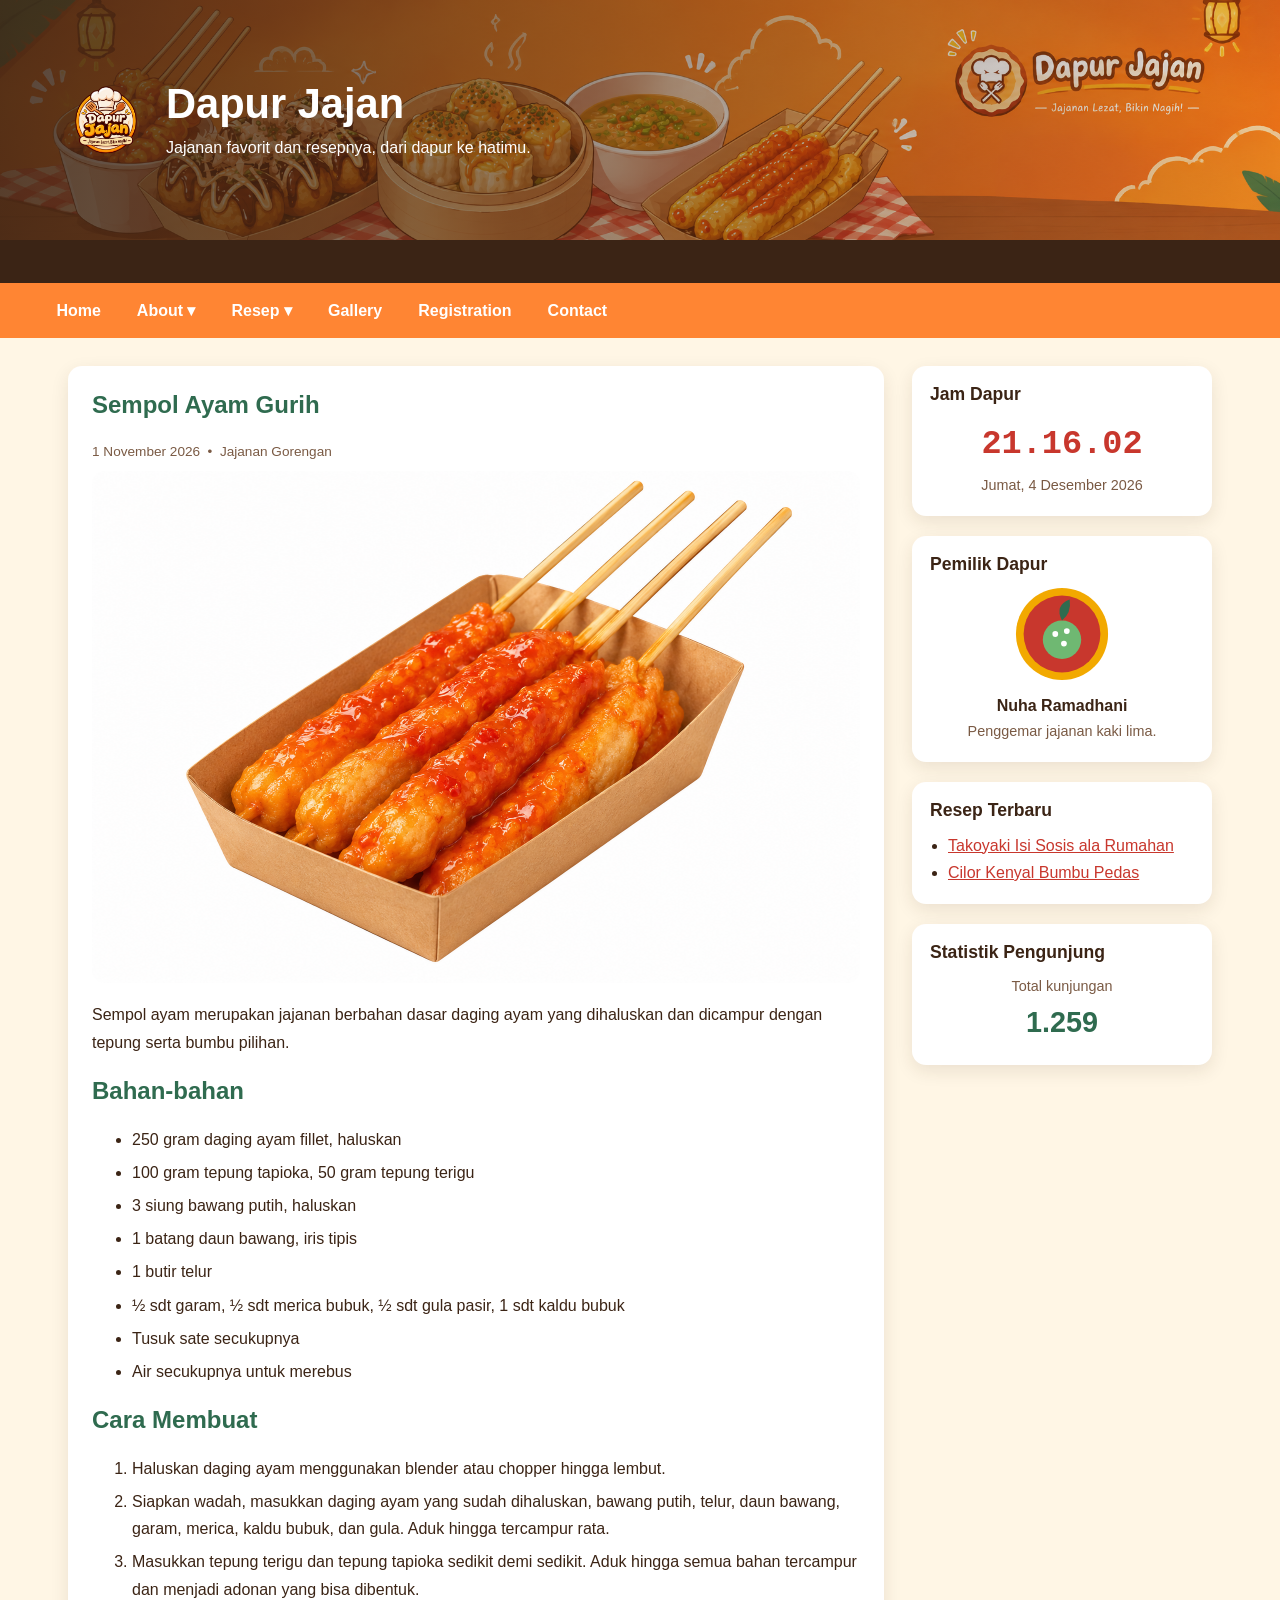
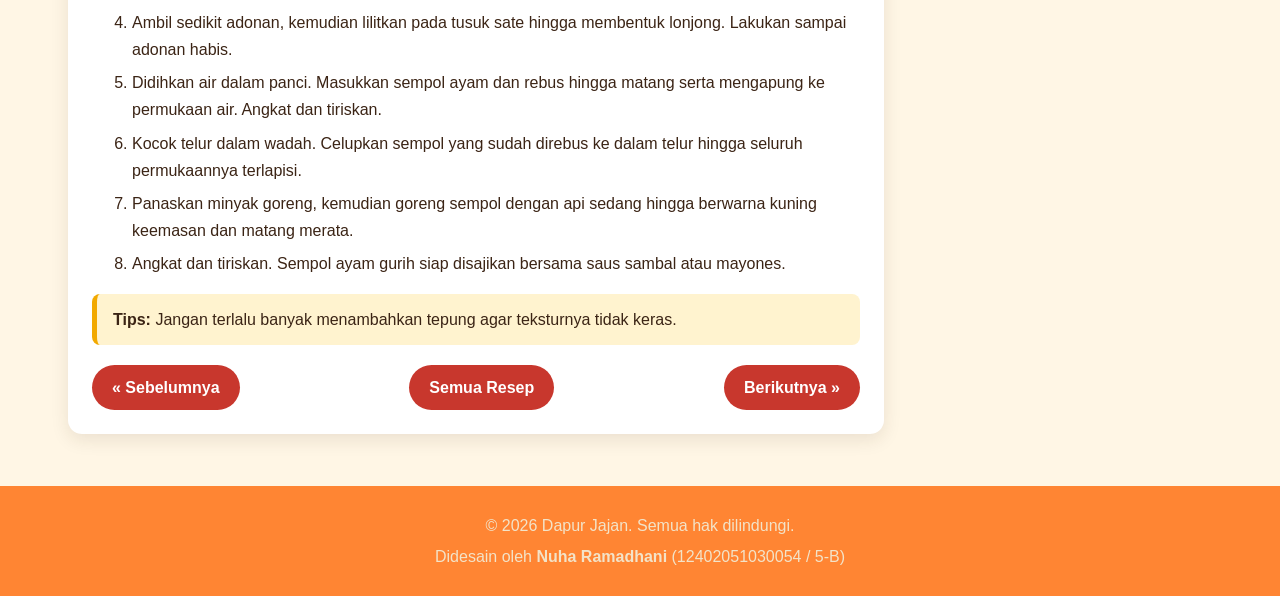
<file: resep-sempol.html>
<!DOCTYPE html>
<html lang="id">
<head>
  <meta charset="UTF-8">
  <meta name="viewport" content="width=device-width, initial-scale=1.0">
  <meta name="description" content="Gigitan pertama klepon selalu bikin senyum: kenyal di luar, gula merah cair di dalam, dibalut parutan kelapa.">
  <title>Sempol | Dapur Jajan</title>
  <link rel="icon" type="image/svg+xml" href="img/favicon-dapur.svg">
  <link rel="stylesheet" href="css/style.css">
  <script src="js/script.js" defer></script>
</head>
<body>
  <a class="skip-link" href="#konten">Lewati ke konten</a>

  <!-- HEADER: gambar banner + logo + teks berjalan -->
  <header class="site-header">
    <img class="header-img" src="img/dapurjajan.png" alt="Ilustrasi klepon, cireng, dan pisang goreng" width="1400" height="240">
    <div class="header-content">
      <img src="img/logofix.png" alt="Logo Dapur Jajan" width="84" height="84">
      <div><h1>Dapur Jajan</h1><p>Jajanan favorit dan resepnya, dari dapur ke hatimu.</p></div>
    </div>
  </header>
  <div class="ticker" aria-hidden="true"><span>Selamat datang di Dapur Jajan! &nbsp;•&nbsp; Resep terbaru: Takoyaki Isi Sosis ala Rumahan dan Cilor Kenyal Bumbu Pedas &nbsp;•&nbsp; Daftar jadi Anggota Dapur dan bagikan resep jajan favoritmu &nbsp;•&nbsp; Jajan sehat, jajan hemat, jajan bahagia</span></div>

  <!-- NAVIGASI -->
  <nav class="navbar" aria-label="Menu utama">
    <button class="nav-toggle" aria-expanded="false">&#9776; Menu</button>
    <ul class="menu">
<li><a href="index.html">Home</a></li>
<li class="has-sub"><a href="about.html" aria-haspopup="true">About &#9662;</a>
  <ul class="submenu">
    <li><a href="about.html#profil">Profil</a></li>
    <li><a href="about.html#sejarah">Sejarah</a></li>
    <li><a href="about.html#visi-misi">Visi &amp; Misi</a></li>
    <li><a href="about.html#tujuan">Tujuan</a></li>
    <li><a href="about.html#struktur">Struktur Organisasi</a></li>
  </ul>
</li>
<li class="has-sub">
    <a href="resep.html" aria-haspopup="true">Resep &#9662;</a>
    <ul class="submenu">
      <li><a href="resep-takoyaki.html">Takoyaki</a></li>
      <li><a href="resep-cilor.html">Cilor</a></li>
      <li><a href="resep-dimsum-mentai.html">Dimsum Mentai</a></li>
      <li><a href="resep-sempol.html">Sempol</a></li>
      <li><a href="resep-cireng.html">Cireng Kuah</a></li>
    </ul>
  </li>  
<li><a href="gallery.html">Gallery</a></li>
<li><a href="registration.html">Registration</a></li>
<li><a href="contact.html">Contact</a></li>
    </ul>
  </nav>

  <!-- MAIN BODY + SIDEBAR -->
  <div class="layout">
    <main id="konten">
      <article class="panel artikel-lengkap">
        <h2 style="margin-top:0">Sempol Ayam Gurih</h2>
        <p class="meta">1 November 2026 &nbsp;•&nbsp; Jajanan Gorengan</p>
        <img class="hero" src="img/sempol.png" alt="Takoyaki" width="800" height="500">
        <p>Sempol ayam merupakan jajanan berbahan dasar daging ayam yang dihaluskan dan dicampur dengan tepung serta bumbu pilihan.</p>
        <h2>Bahan-bahan</h2>
        <ul class="bahan">
          <li>250 gram daging ayam fillet, haluskan</li>
          <li>100 gram tepung tapioka, 50 gram tepung terigu </li>
          <li>3 siung bawang putih, haluskan</li>
          <li>1 batang daun bawang, iris tipis</li>
          <li>1 butir telur</li>
          <li>½ sdt garam, ½ sdt merica bubuk, ½ sdt gula pasir, 1 sdt kaldu bubuk</li>
          <li>Tusuk sate secukupnya</li>
          <li>Air secukupnya untuk merebus</li>

        </ul>
        <h2>Cara Membuat</h2>
        <ol class="langkah">
          <li>Haluskan daging ayam menggunakan blender atau chopper hingga lembut.</li>
          <li>Siapkan wadah, masukkan daging ayam yang sudah dihaluskan, bawang putih, telur, daun bawang, garam, merica, kaldu bubuk, dan gula. Aduk hingga tercampur rata.</li>
          <li>Masukkan tepung terigu dan tepung tapioka sedikit demi sedikit. Aduk hingga semua bahan tercampur dan menjadi adonan yang bisa dibentuk.</li>
          <li>Ambil sedikit adonan, kemudian lilitkan pada tusuk sate hingga membentuk lonjong. Lakukan sampai adonan habis.</li>
          <li>Didihkan air dalam panci. Masukkan sempol ayam dan rebus hingga matang serta mengapung ke permukaan air. Angkat dan tiriskan.</li>
          <li>Kocok telur dalam wadah. Celupkan sempol yang sudah direbus ke dalam telur hingga seluruh permukaannya terlapisi.</li>
          <li>Panaskan minyak goreng, kemudian goreng sempol dengan api sedang hingga berwarna kuning keemasan dan matang merata.</li>
          <li>Angkat dan tiriskan. Sempol ayam gurih siap disajikan bersama saus sambal atau mayones.</li>

        </ol>
        <p class="tips"><strong>Tips:</strong> Jangan terlalu banyak menambahkan tepung agar teksturnya tidak keras.</p>
        <div class="nav-artikel">
          <a class="btn" href="resep-dimsum-mentai.html">&laquo; Sebelumnya</a>
          <a class="btn" href="resep.html">Semua Resep</a>
          <a class="btn" href="resep-cireng.html">Berikutnya &raquo;</a>

        </div>
      </article>
    </main>

<aside class="sidebar" aria-label="Sidebar">
  <div class="widget"><h3>Jam Dapur</h3>
    <div class="clock" id="jam">--:--:--</div>
    <p class="muted" id="tanggal"></p></div>
  <div class="widget profil"><h3>Pemilik Dapur</h3>
    <img src="img/logo.svg" alt="Foto profil pemilik" width="96" height="96">
    <p><strong>Nuha Ramadhani</strong></p>
    <p class="muted">Penggemar jajanan kaki lima.</p></div>
  <div class="widget"><h3>Resep Terbaru</h3>
    <ul>
      <li><a href="resep-takoyaki.html">Takoyaki Isi Sosis ala Rumahan</a></li>
      <li><a href="resep-cilor.html">Cilor Kenyal Bumbu Pedas</a></li>
    </ul>
  </div>
  <div class="widget"><h3>Statistik Pengunjung</h3>
    <p class="muted">Total kunjungan</p>
    <p class="angka-besar" id="pengunjung" style="text-align:center;margin:0">1.250</p></div>
</aside>
  </div>

  <!-- FOOTER -->
  <footer class="site-footer">
    <p>&copy; 2026 Dapur Jajan. Semua hak dilindungi.</p>
    <p>Didesain oleh <strong>Nuha Ramadhani</strong> (12402051030054 / 5-B)</p>
  </footer>
  <button id="ke-atas" aria-label="Kembali ke atas">&uarr;</button>
</body>
</html>
</file>
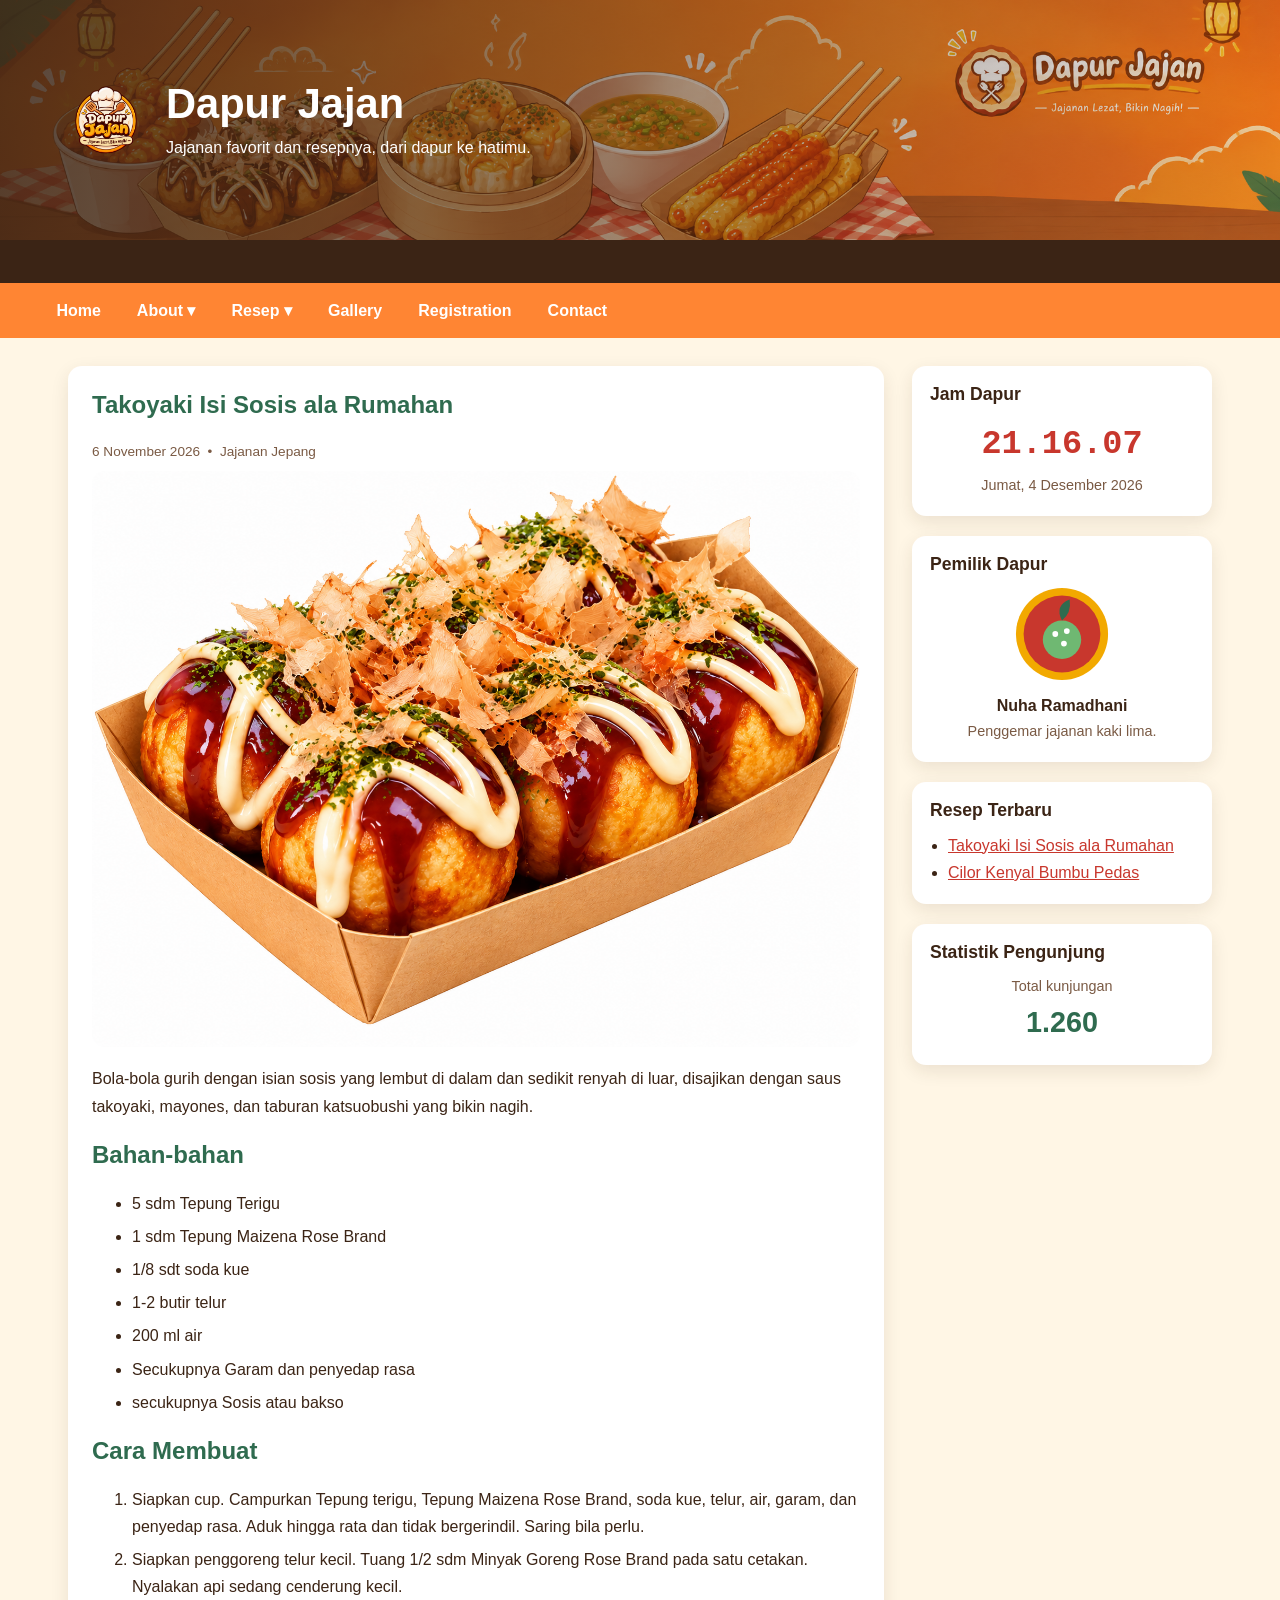
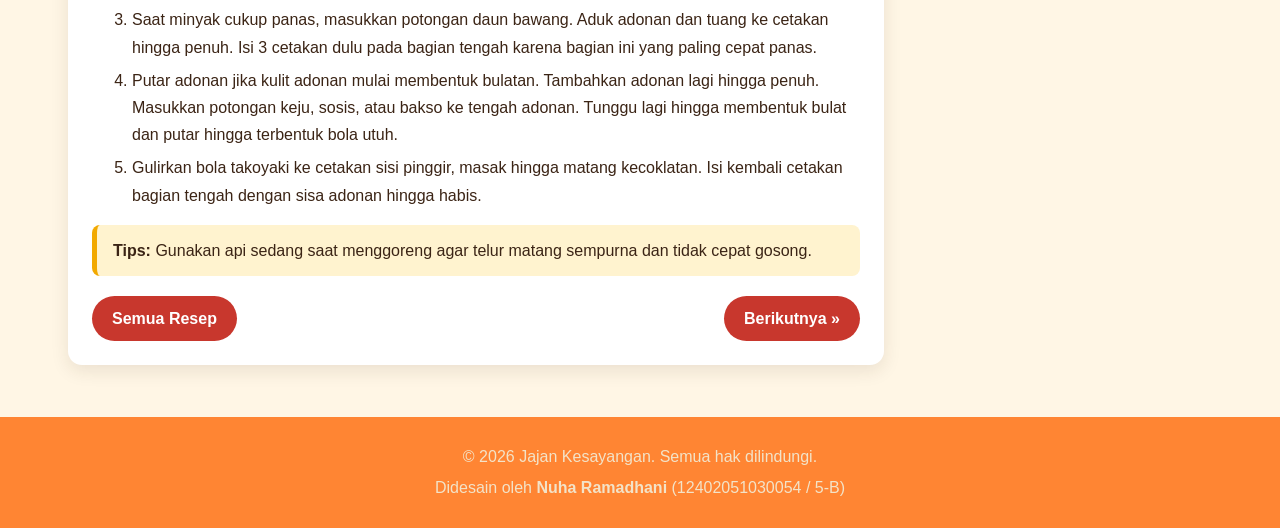
<file: resep-takoyaki.html>
<!DOCTYPE html>
<html lang="id">
<head>
  <meta charset="UTF-8">
  <meta name="viewport" content="width=device-width, initial-scale=1.0">
  <meta name="description" content="Gigitan pertama klepon selalu bikin senyum: kenyal di luar, gula merah cair di dalam, dibalut parutan kelapa.">
  <title>Takoyaki | Dapur Jajan</title>
  <link rel="icon" type="image/svg+xml" href="img/favicon-dapur.svg">
  <link rel="stylesheet" href="css/style.css">
  <script src="js/script.js" defer></script>
</head>
<body>
  <a class="skip-link" href="#konten">Lewati ke konten</a>

  <!-- HEADER: gambar banner + logo + teks berjalan -->
  <header class="site-header">
    <img class="header-img" src="img/dapurjajan.png" alt="Ilustrasi klepon, cireng, dan pisang goreng" width="1400" height="240">
    <div class="header-content">
      <img src="img/logofix.png" alt="Logo Dapur Jajan" width="84" height="84">
      <div><h1>Dapur Jajan</h1><p>Jajanan favorit dan resepnya, dari dapur ke hatimu.</p></div>
    </div>
  </header>
  <div class="ticker" aria-hidden="true"><span>Selamat datang di Dapur Jajan! &nbsp;•&nbsp; Resep terbaru: Takoyaki Isi Sosis ala Rumahan dan Cilor Kenyal Bumbu Pedas &nbsp;•&nbsp; Daftar jadi Anggota Dapur dan bagikan resep jajan favoritmu &nbsp;•&nbsp; Jajan sehat, jajan hemat, jajan bahagia</span></div>

  <!-- NAVIGASI -->
  <nav class="navbar" aria-label="Menu utama">
    <button class="nav-toggle" aria-expanded="false">&#9776; Menu</button>
    <ul class="menu">
<li><a href="index.html">Home</a></li>
<li class="has-sub"><a href="about.html" aria-haspopup="true">About &#9662;</a>
  <ul class="submenu">
    <li><a href="about.html#profil">Profil</a></li>
    <li><a href="about.html#sejarah">Sejarah</a></li>
    <li><a href="about.html#visi-misi">Visi &amp; Misi</a></li>
    <li><a href="about.html#tujuan">Tujuan</a></li>
    <li><a href="about.html#struktur">Struktur Organisasi</a></li>
  </ul>
</li>
<li class="has-sub">
    <a href="resep.html" aria-haspopup="true">Resep &#9662;</a>
    <ul class="submenu">
      <li><a href="resep-takoyaki.html">Takoyaki</a></li>
      <li><a href="resep-cilor.html">Cilor</a></li>
      <li><a href="resep-dimsum-mentai.html">Dimsum Mentai</a></li>
      <li><a href="resep-sempol.html">Sempol</a></li>
      <li><a href="resep-cireng.html">Cireng Kuah</a></li>
    </ul>
  </li>  
<li><a href="gallery.html">Gallery</a></li>
<li><a href="registration.html">Registration</a></li>
<li><a href="contact.html">Contact</a></li>
    </ul>
  </nav>

  <!-- MAIN BODY + SIDEBAR -->
  <div class="layout">
    <main id="konten">
      <article class="panel artikel-lengkap">
        <h2 style="margin-top:0">Takoyaki Isi Sosis ala Rumahan</h2>
        <p class="meta">6 November 2026 &nbsp;•&nbsp; Jajanan Jepang</p>
        <img class="hero" src="img/takoyakifiks.png" alt="Takoyaki" width="800" height="500">
        <p>Bola-bola gurih dengan isian sosis yang lembut di dalam dan sedikit renyah di luar, disajikan dengan saus takoyaki, mayones, dan taburan katsuobushi yang bikin nagih.</p>
        <h2>Bahan-bahan</h2>
        <ul class="bahan">
          <li>5 sdm Tepung Terigu</li>
          <li>1 sdm Tepung Maizena Rose Brand</li>
          <li>1/8 sdt soda kue</li>
          <li>1-2 butir telur</li>
          <li>200 ml air</li>
          <li>Secukupnya Garam dan penyedap rasa</li>
          <li>secukupnya Sosis atau bakso</li>
        </ul>
        <h2>Cara Membuat</h2>
        <ol class="langkah">
          <li>Siapkan cup. Campurkan Tepung terigu, Tepung Maizena Rose Brand, soda kue, telur, air, garam, dan penyedap rasa. Aduk hingga rata dan tidak bergerindil. Saring bila perlu.</li>
          <li>Siapkan penggoreng telur kecil. Tuang 1/2 sdm Minyak Goreng Rose Brand pada satu cetakan. Nyalakan api sedang cenderung kecil.</li>
          <li>Saat minyak cukup panas, masukkan potongan daun bawang. Aduk adonan dan tuang ke cetakan hingga penuh. Isi 3 cetakan dulu pada bagian tengah karena bagian ini yang paling cepat panas.</li>
          <li>Putar adonan jika kulit adonan mulai membentuk bulatan. Tambahkan adonan lagi hingga penuh. Masukkan potongan keju, sosis, atau bakso ke tengah adonan. Tunggu lagi hingga membentuk bulat dan putar hingga terbentuk bola utuh.</li>
          <li>Gulirkan bola takoyaki ke cetakan sisi pinggir, masak hingga matang kecoklatan. Isi kembali cetakan bagian tengah dengan sisa adonan hingga habis.</li>
        </ol>
        <p class="tips"><strong>Tips:</strong> Gunakan api sedang saat menggoreng agar telur matang sempurna dan tidak cepat gosong.</p>
        <div class="nav-artikel">
          <a class="btn" href="resep.html">Semua Resep</a>
          <a class="btn" href="resep-cilor.html">Berikutnya &raquo;</a>
        </div>
      </article>
    </main>

<aside class="sidebar" aria-label="Sidebar">
  <div class="widget"><h3>Jam Dapur</h3>
    <div class="clock" id="jam">--:--:--</div>
    <p class="muted" id="tanggal"></p></div>
  <div class="widget profil"><h3>Pemilik Dapur</h3>
    <img src="img/logo.svg" alt="Foto profil pemilik" width="96" height="96">
    <p><strong>Nuha Ramadhani</strong></p>
    <p class="muted">Penggemar jajanan kaki lima.</p></div>
  <div class="widget"><h3>Resep Terbaru</h3>
    <ul>
      <li><a href="resep-takoyaki.html">Takoyaki Isi Sosis ala Rumahan</a></li>
      <li><a href="resep-cilor.html">Cilor Kenyal Bumbu Pedas</a></li>
    </ul>
  </div>
  <div class="widget"><h3>Statistik Pengunjung</h3>
    <p class="muted">Total kunjungan</p>
    <p class="angka-besar" id="pengunjung" style="text-align:center;margin:0">1.250</p></div>
</aside>
  </div>

  <!-- FOOTER -->
  <footer class="site-footer">
    <p>&copy; 2026 Jajan Kesayangan. Semua hak dilindungi.</p>
    <p>Didesain oleh <strong>Nuha Ramadhani</strong> (12402051030054 / 5-B)</p>
  </footer>
  <button id="ke-atas" aria-label="Kembali ke atas">&uarr;</button>
</body>
</html>
</file>
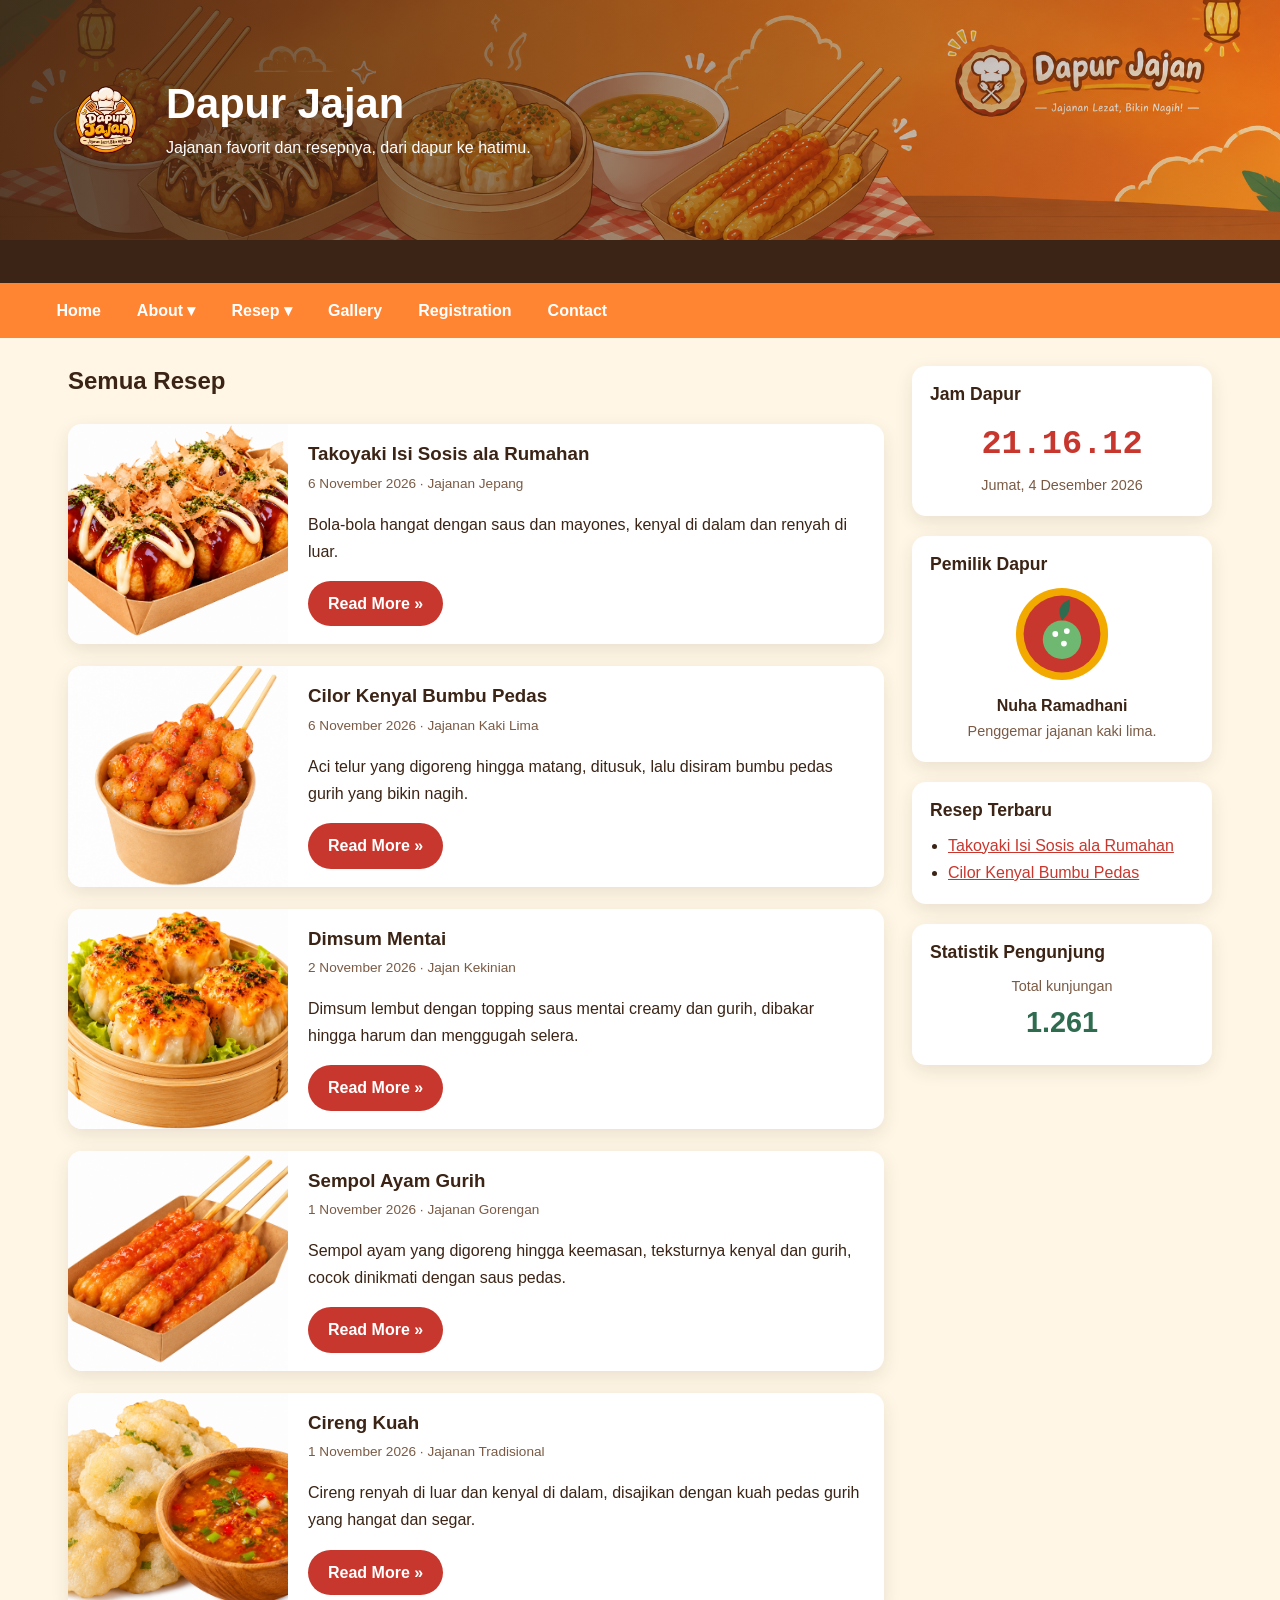
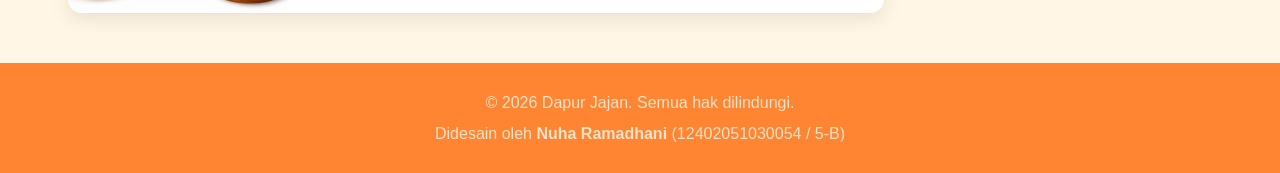
<file: resep.html>
<!DOCTYPE html>
<html lang="id">
<head>
  <meta charset="UTF-8">
  <meta name="viewport" content="width=device-width, initial-scale=1.0">
  <meta name="description" content="Jajan Kesayangan: kumpulan jajanan favorit dan resepnya.">
  <title>Resep | Jajan Kesayangan</title>
  <link rel="icon" type="image/svg+xml" href="img/favicon-dapur.svg">
  <link rel="stylesheet" href="css/style.css">
  <script src="js/script.js" defer></script>
</head>
<body>
  <a class="skip-link" href="#konten">Lewati ke konten</a>

  <!-- HEADER -->
  <header class="site-header">
    <img class="header-img" src="img/dapurjajan.png" alt="Ilustrasi klepon, cireng, dan pisang goreng" width="1400" height="240">
    <div class="header-content">
      <img src="img/logofix.png" alt="Logo Jajan Kesayangan" width="84" height="84">
      <div><h1>Dapur Jajan</h1><p>Jajanan favorit dan resepnya, dari dapur ke hatimu.</p></div>
    </div>
  </header>
  <div class="ticker" aria-hidden="true"><span>Selamat datang di Dapur Jajan! &nbsp;•&nbsp; Resep terbaru: Takoyaki Isi Sosis ala Rumahan dan Cilor Kenyal Bumbu Pedas &nbsp;•&nbsp; Daftar jadi Anggota Dapur dan bagikan resep jajan favoritmu &nbsp;•&nbsp; Jajan sehat, jajan hemat, jajan bahagia</span></div>

  <!-- NAVIGASI -->
  <nav class="navbar" aria-label="Menu utama">
    <button class="nav-toggle" aria-expanded="false">&#9776; Menu</button>
    <ul class="menu">
<li><a href="index.html">Home</a></li>
<li class="has-sub">
    <a href="about.html" aria-haspopup="true">About &#9662;</a>
    <ul class="submenu">
      <li><a href="about.html#profil">Profil</a></li>
      <li><a href="about.html#sejarah">Sejarah</a></li>
      <li><a href="about.html#visi-misi">Visi &amp; Misi</a></li>
      <li><a href="about.html#tujuan">Tujuan</a></li>
      <li><a href="about.html#struktur">Struktur Organisasi</a></li>
    </ul>
</li>
  <li class="has-sub">
    <a href="resep.html" aria-haspopup="true">Resep &#9662;</a>
    <ul class="submenu">
      <li><a href="resep-takoyaki.html">Takoyaki</a></li>
      <li><a href="resep-cilor.html">Cilor</a></li>
      <li><a href="resep-dimsum-mentai.html">Dimsum Mentai</a></li>
      <li><a href="resep-sempol.html">Sempol</a></li>
      <li><a href="resep-cireng.html">Cireng Kuah</a></li>
    </ul>
  </li>         
  <li><a href="gallery.html">Gallery</a></li>
  <li><a href="registration.html">Registration</a></li>
  <li><a href="contact.html">Contact</a></li>
    </ul>
  </nav>

  <!-- MAIN BODY + SIDEBAR -->
  <div class="layout">
    <main id="konten">
      <h2 class="judul-halaman">Semua Resep</h2>
      <article class="artikel-card">
        <img src="img/takoyakifiks.png" alt="Takoyaki Isi Sosis ala Rumahan" width="800" height="500" loading="lazy">
        <div class="isi">
          <h3><a href="resep-takoyaki.html">Takoyaki Isi Sosis ala Rumahan</a></h3>
          <p class="meta">6 November 2026 &middot; Jajanan Jepang</p>
          <p>Bola-bola hangat dengan saus dan mayones, kenyal di dalam dan renyah di luar.</p>
          <a class="btn" href="resep-takoyaki.html">Read More &raquo;</a>
        </div>
      </article>
      <article class="artikel-card">
        <img src="img/cilorfiks.png" alt="Cilor Kenyal Bumbu Pedas" width="800" height="500" loading="lazy">
        <div class="isi">
          <h3><a href="resep-pisang-goreng.html">Cilor Kenyal Bumbu Pedas</a></h3>
          <p class="meta">6 November 2026 &middot; Jajanan Kaki Lima</p>
          <p>Aci telur yang digoreng hingga matang, ditusuk, lalu disiram bumbu pedas gurih yang bikin nagih.</p>
          <a class="btn" href="resep-pisang-goreng.html">Read More &raquo;</a>
        </div>
      </article>
      <article class="artikel-card">
        <img src="img/dimsum.png" alt="Dimsum Mentai" width="800" height="500" loading="lazy">
        <div class="isi">
          <h3><a href="resep-dimsum-mentai.html">Dimsum Mentai</a></h3>
          <p class="meta">2 November 2026 &middot; Jajan Kekinian</p>
          <p>Dimsum lembut dengan topping saus mentai creamy dan gurih, dibakar hingga harum dan menggugah selera.</p>
          <a class="btn" href="resep-dimsum-mentai.html">Read More &raquo;</a>
        </div>
      </article>
      <article class="artikel-card">
        <img src="img/sempol.png" alt="Sempol" width="800" height="500" loading="lazy">
        <div class="isi">
          <h3><a href="resep-sempol.html">Sempol Ayam Gurih</a></h3>
          <p class="meta">1 November 2026 &middot; Jajanan Gorengan</p>
          <p>Sempol ayam yang digoreng hingga keemasan, teksturnya kenyal dan gurih, cocok dinikmati dengan saus pedas.</p>
          <a class="btn" href="resep-sempol.html">Read More &raquo;</a>
        </div>
      </article>
      <article class="artikel-card">
        <img src="img/cirengkuah.png" alt="Cireng Kuah" width="800" height="500" loading="lazy">
        <div class="isi">
          <h3><a href="resep-cireng.html">Cireng Kuah</a></h3>
          <p class="meta">1 November 2026 &middot; Jajanan Tradisional</p>
          <p>Cireng renyah di luar dan kenyal di dalam, disajikan dengan kuah pedas gurih yang hangat dan segar.</p>
          <a class="btn" href="resep-cireng.html">Read More &raquo;</a>
        </div>
      </article>
    </main>

<!--Sidebar-->
<aside class="sidebar" aria-label="Sidebar">
  <div class="widget"><h3>Jam Dapur</h3>
    <div class="clock" id="jam">--:--:--</div>
    <p class="muted" id="tanggal"></p></div>
  <div class="widget profil"><h3>Pemilik Dapur</h3>
    <img src="img/logo.svg" alt="Foto profil pemilik" width="96" height="96">
    <p><strong>Nuha Ramadhani</strong></p>
    <p class="muted">Penggemar jajanan kaki lima.</p></div>
  <div class="widget">
    <h3>Resep Terbaru</h3>
    <ul>
      <li><a href="resep-takoyaki.html">Takoyaki Isi Sosis ala Rumahan</a></li>
      <li><a href="resep-cilor.html">Cilor Kenyal Bumbu Pedas</a></li>
    </ul></div>
  <div class="widget"><h3>Statistik Pengunjung</h3>
    <p class="muted">Total kunjungan</p>
    <p class="angka-besar" id="pengunjung" style="text-align:center;margin:0">1.250</p></div>
</aside>
  </div>

  <!-- FOOTER -->
  <footer class="site-footer">
    <p>&copy; 2026 Dapur Jajan. Semua hak dilindungi.</p>
    <p>Didesain oleh <strong>Nuha Ramadhani</strong> (12402051030054 / 5-B)</p>
  </footer>
  <button id="ke-atas" aria-label="Kembali ke atas">&uarr;</button>
</body>
</html>
</file>
<file: css/style.css>
/* ==========================================================
   Jajan Kesayangan - Stylesheet utama
   Bagian: 1) Variabel & reset  2) Header  3) Navigasi
           4) Layout  5) Komponen  6) Sidebar  7) Form
           8) Footer  9) Responsif
   ========================================================== */

/* ---------- 1) Variabel warna & reset ---------- */
:root {
  --merah: #c8372d;     /* cabai */
  --kunyit: #f2a900;    /* kunyit */
  --pandan: #2f6b4f;    /* daun pandan */
  --cokelat: #3b2415;   /* gula merah gelap */
  --krem: #fff6e5;      /* latar halaman */
  --putih: #ffffff;
  --garis: #ebd9b8;
  --oranged: #ff8533;
  --radius: 14px;
  --bayangan: 0 6px 18px rgba(59, 36, 21, 0.1);
}

* { box-sizing: border-box; }

body {
  margin: 0;
  font-family: "Segoe UI", Roboto, Arial, sans-serif;
  background: var(--krem);
  color: var(--cokelat);
  line-height: 1.7;
}

h1, h2, h3 {
  font-family:'Lucida Sans', 'Lucida Sans Regular', 'Lucida Grande', 'Lucida Sans Unicode', Geneva, Verdana, sans-serif;
  line-height: 1.25;
}

a { color: var(--merah); }
img { max-width: 100%; height: auto; display: block; }

.skip-link { position: absolute; left: -999px; }
.skip-link:focus {
  left: 10px; top: 10px; z-index: 100;
  background: var(--putih); padding: 8px 12px; border-radius: 6px;
}

/* ---------- 2) Header bergambar + teks berjalan ---------- */
.site-header { position: relative; background: var(--merah); }
.header-img { width: 100%; height: 240px; object-fit: cover; }

.header-content {
  position: absolute; inset: 0;
  display: flex; align-items: center; gap: 18px;
  padding: 0 5%;
  color: var(--putih);
  background: linear-gradient(90deg, rgba(59, 36, 21, 0.85), rgba(59, 36, 21, 0.1));
}
.header-content img { width: 84px; height: 84px; }
.header-content h1 { margin: 0; font-size: clamp(1.5rem, 4vw, 2.6rem); }
.header-content p { margin: 4px 0 0; }

.ticker {
  background: var(--cokelat); color: var(--kunyit);
  overflow: hidden; white-space: nowrap; font-weight: 600;
}
.ticker span {
  display: inline-block;
  padding: 8px 0 8px 100%;           /* mulai dari luar layar kanan */
  animation: jalan 30s linear infinite;
}
@keyframes jalan { to { transform: translateX(-100%); } }

/* ---------- 3) Navigasi + dropdown ---------- */
.navbar { background: var(--oranged); position: sticky; top: 0; z-index: 50; }
.menu {
  list-style: none; margin: 0; padding: 0 3%;
  display: flex; flex-wrap: wrap;
}
.menu a {
  display: block; padding: 14px 18px;
  color: var(--putih); text-decoration: none; font-weight: 600;
}
.menu a:hover, .menu a.active { background: var(--kunyit); color: var(--cokelat); }

.has-sub { position: relative; }
.submenu {
  display: none; position: absolute; left: 0; top: 100%;
  min-width: 210px; margin: 0; padding: 6px 0; list-style: none;
  background: var(--putih);
  border-radius: 0 0 12px 12px; box-shadow: 0 10px 24px rgba(0, 0, 0, 0.2);
}
.submenu a { color: var(--cokelat); font-weight: 500; padding: 10px 18px; }
.has-sub:hover > .submenu,
.has-sub:focus-within > .submenu { display: block; }

.nav-toggle {
  display: none; width: 100%; padding: 12px;
  background: none; border: 0; color: var(--putih);
  font-size: 1.1rem; font-weight: 700; cursor: pointer; text-align: left;
}

/* ---------- 4) Layout dua kolom (konten + sidebar) ---------- */
.layout {
  max-width: 1180px; margin: 28px auto; padding: 0 18px;
  display: grid; grid-template-columns: minmax(0, 1fr) 300px; gap: 28px;
}

.panel {
  background: var(--putih); border-radius: var(--radius);
  box-shadow: var(--bayangan); padding: 24px; margin-bottom: 24px;
}
.panel > h2:first-child { margin-top: 0; }

.judul-halaman {
  margin: 0 0 18px; padding-bottom: 10px;
}

/* ---------- 5) Komponen konten ---------- */
/* Slideshow foto berjalan */
.slideshow {
  position: relative; border-radius: var(--radius);
  overflow: hidden; margin-bottom: 24px; box-shadow: var(--bayangan);
}
.slide { display: none; margin: 0; }
.slide.active { display: block; animation: muncul 0.8s; }
.slide img { width: 100%; height: 320px; object-fit: cover; }
.slide figcaption {
  position: absolute; left: 0; right: 0; bottom: 0;
  padding: 12px 18px; color: var(--putih); font-weight: 600;
  background: linear-gradient(transparent, rgba(0, 0, 0, 0.7));
}
.slide-btn {
  position: absolute; top: 50%; transform: translateY(-50%);
  border: 0; background: rgba(255, 255, 255, 0.85); color: var(--cokelat);
  width: 38px; height: 38px; border-radius: 50%; font-size: 1.2rem; cursor: pointer;
}
.slide-btn.prev { left: 10px; }
.slide-btn.next { right: 10px; }
@keyframes muncul { from { opacity: 0.2; } to { opacity: 1; } }

/* Kartu artikel */
.artikel-card {
  display: grid; grid-template-columns: 220px 1fr; gap: 20px;
  background: var(--putih); border-radius: var(--radius);
  box-shadow: var(--bayangan); overflow: hidden; margin-bottom: 22px;
}
.artikel-card img { width: 100%; height: 100%; object-fit: cover; min-height: 170px; }
.artikel-card .isi { padding: 18px 20px 18px 0; }
.artikel-card h3 { margin: 0 0 6px; }
.artikel-card h3 a { text-decoration: none; color: var(--cokelat); }
.artikel-card h3 a:hover { color: var(--merah); }
.meta { font-size: 0.85rem; color: #7a5a44; margin: 0 0 8px; }

.btn {
  display: inline-block; padding: 9px 20px; border: 0; border-radius: 999px;
  background: var(--merah); color: var(--putih); font-weight: 700;
  text-decoration: none; cursor: pointer; font-size: 1rem;
}
.btn:hover { background: var(--cokelat); }

/* Halaman artikel lengkap */
.artikel-lengkap img.hero { border-radius: var(--radius); margin-bottom: 18px; width: 100%; }
.artikel-lengkap h2 { color: var(--pandan); }
.bahan li, .langkah li { margin-bottom: 6px; }
.tips {
  background: #fff3cf; border-left: 5px solid var(--kunyit);
  padding: 12px 16px; border-radius: 8px;
}
.nav-artikel { display: flex; justify-content: space-between; gap: 10px; margin-top: 20px; }

/* Galeri */
.galeri-grid { display: grid; grid-template-columns: repeat(auto-fill, minmax(220px, 1fr)); gap: 16px; }
.galeri-grid figure {
  margin: 0; background: var(--putih); border-radius: var(--radius);
  overflow: hidden; box-shadow: var(--bayangan);
}
.galeri-grid img { width: 100%; aspect-ratio: 3 / 2; object-fit: cover; cursor: zoom-in; transition: transform 0.3s; }
.galeri-grid img:hover { transform: scale(1.05); }
.galeri-grid figcaption { padding: 10px 14px; font-size: 0.92rem; }

.lightbox {
  display: none; position: fixed; inset: 0; z-index: 200;
  background: rgba(0, 0, 0, 0.85); align-items: center; justify-content: center;
  padding: 20px; cursor: zoom-out;
}
.lightbox.open { display: flex; }
.lightbox img { max-height: 88vh; border-radius: 10px; }

/* Struktur organisasi */
.org { text-align: center; }
.org-level { display: flex; justify-content: center; gap: 14px; flex-wrap: wrap; margin: 0 0 18px; }
.org-box {
  background: var(--pandan); color: var(--putih);
  padding: 10px 18px; border-radius: 10px; min-width: 150px;
}
.org-box.top { background: var(--merah); }
.org-box small { display: block; opacity: 0.85; }

/* ---------- 6) Sidebar ---------- */
.widget {
  background: var(--putih); border-radius: var(--radius);
  box-shadow: var(--bayangan); padding: 18px; margin-bottom: 20px;
}
.widget h3 {
  margin: 0 0 10px; font-size: 1.1rem;
}
.clock {
  font-size: 2.1rem; font-weight: 700; color: var(--merah);
  font-family: "Courier New", monospace; text-align: center;
}
.muted { color: #7a5a44; font-size: 0.9rem; margin: 0; text-align: center; }
.widget.profil img { width: 96px; height: 96px; border-radius: 50%; margin: 0 auto 10px; }
.widget.profil p { text-align: center; margin: 0; }
.widget ul { padding-left: 18px; margin: 0; }
.angka-besar { font-size: 1.8rem; font-weight: 700; color: var(--pandan); }

/* ---------- 7) Form ---------- */
.form-grid { display: grid; gap: 14px; }
.form-grid label { font-weight: 600; display: block; margin-bottom: 4px; }
.form-grid input[type="text"],
.form-grid input[type="email"],
.form-grid input[type="tel"],
.form-grid select,
.form-grid textarea {
  width: 100%; padding: 10px 12px; font: inherit;
  border: 2px solid var(--garis); border-radius: 10px; background: #fffdf8;
}
.form-grid input:focus, .form-grid select:focus, .form-grid textarea:focus {
  outline: none; border-color: var(--pandan);
}
.radio-group { display: flex; gap: 18px; flex-wrap: wrap; }
.radio-group label { font-weight: 400; display: inline-flex; gap: 6px; }
.error { color: var(--merah); font-size: 0.85rem; min-height: 1.1em; display: block; }
.hasil-form {
  display: none; margin-top: 14px; padding: 14px 18px; border-radius: 10px;
  background: #e4f4ea; border-left: 5px solid var(--pandan);
}
.hasil-form.tampil { display: block; }

.kontak-info { list-style: none; padding: 0; }
.kontak-info li { margin-bottom: 8px; }

/* ---------- 8) Footer ---------- */
.site-footer { background: var(--oranged); color: #f3e3c8; text-align: center; padding: 22px 16px; }
.site-footer a { color: var(--kunyit); }
.site-footer p { margin: 4px 0; }

#ke-atas {
  position: fixed; right: 18px; bottom: 18px; display: none;
  width: 44px; height: 44px; border-radius: 50%; border: 0;
  background: var(--merah); color: var(--putih); font-size: 1.2rem; cursor: pointer;
}

/* ---------- 9) Responsif ---------- */
@media (max-width: 900px) {
  .layout { grid-template-columns: 1fr; }
  .nav-toggle { display: block; }
  .menu { display: none; flex-direction: column; padding: 0; }
  .menu.open { display: flex; }
  .submenu { display: block; position: static; box-shadow: none; background: #25523c; border-radius: 0; }
  .submenu a { color: var(--putih); padding-left: 34px; }
  .artikel-card { grid-template-columns: 1fr; }
  .artikel-card .isi { padding: 0 18px 18px; }
  .artikel-card img { height: 180px; }
  .header-img { height: 200px; }
}
</file>
